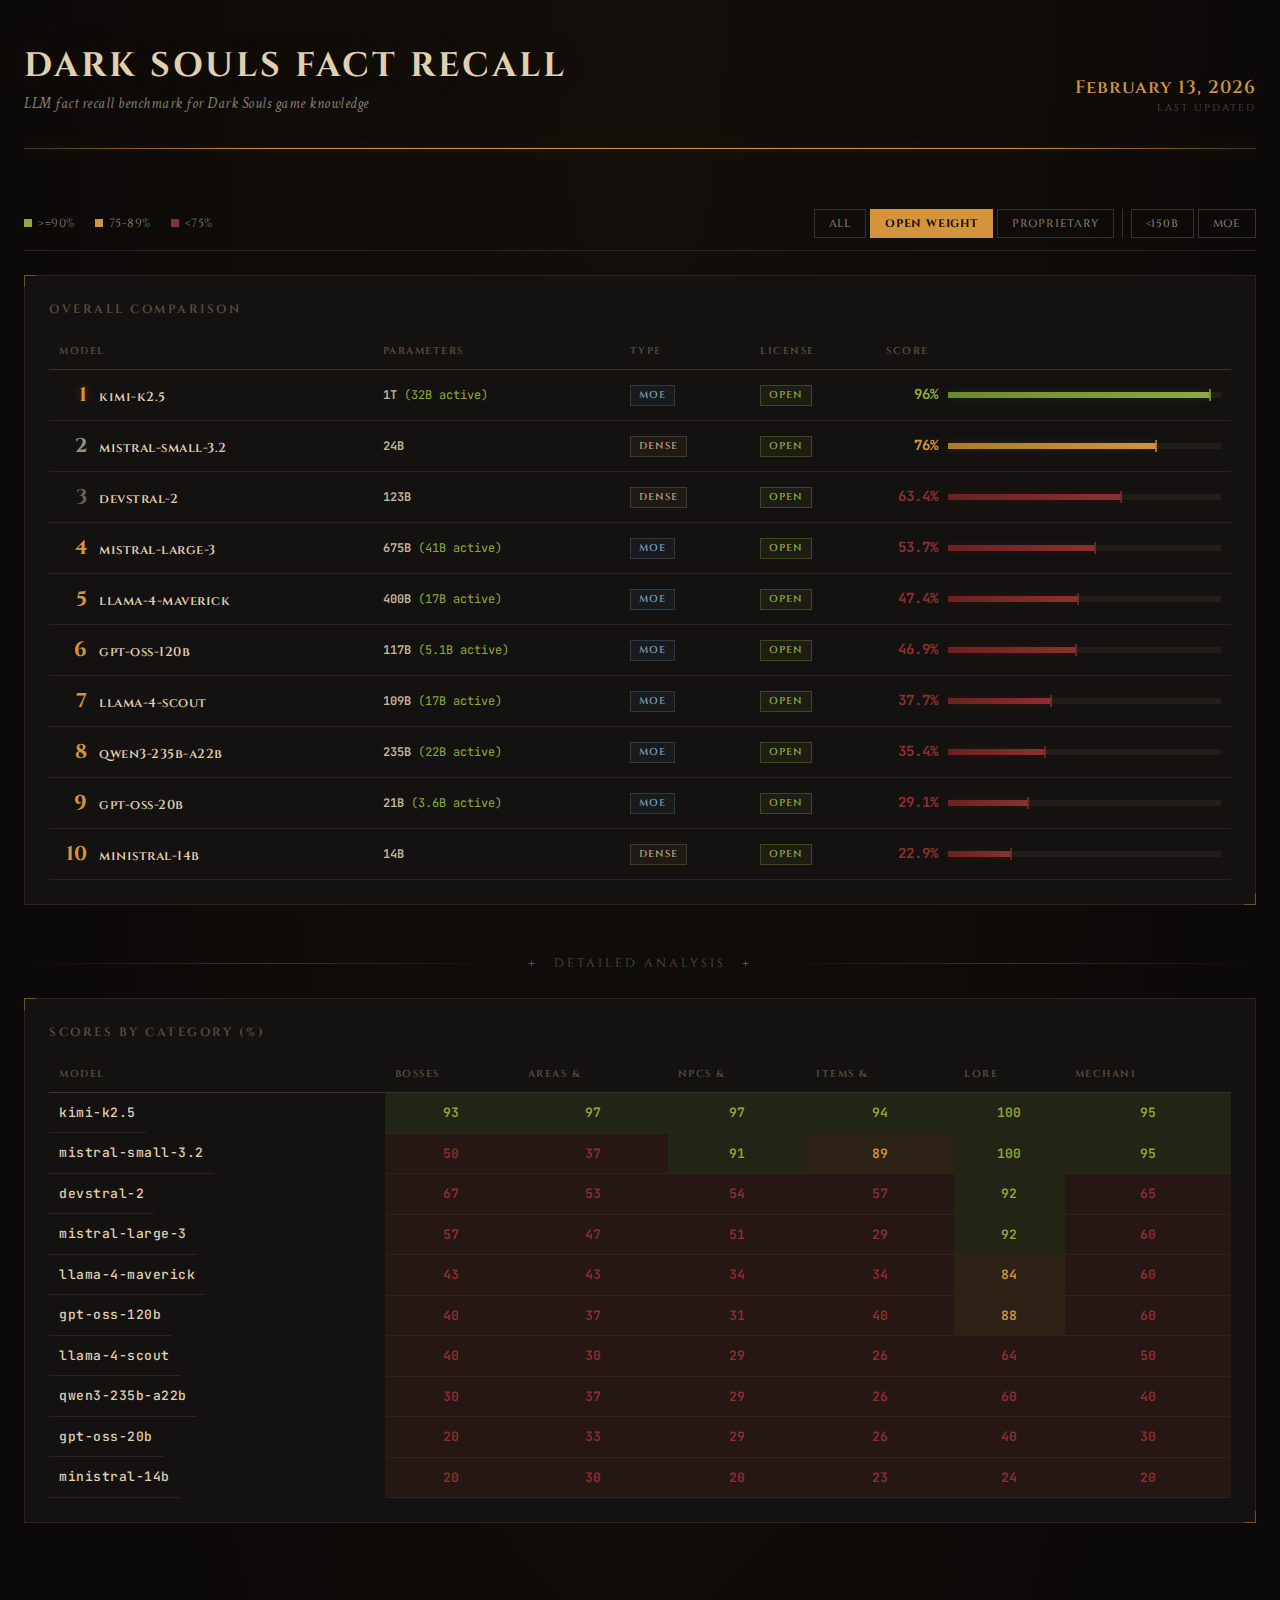
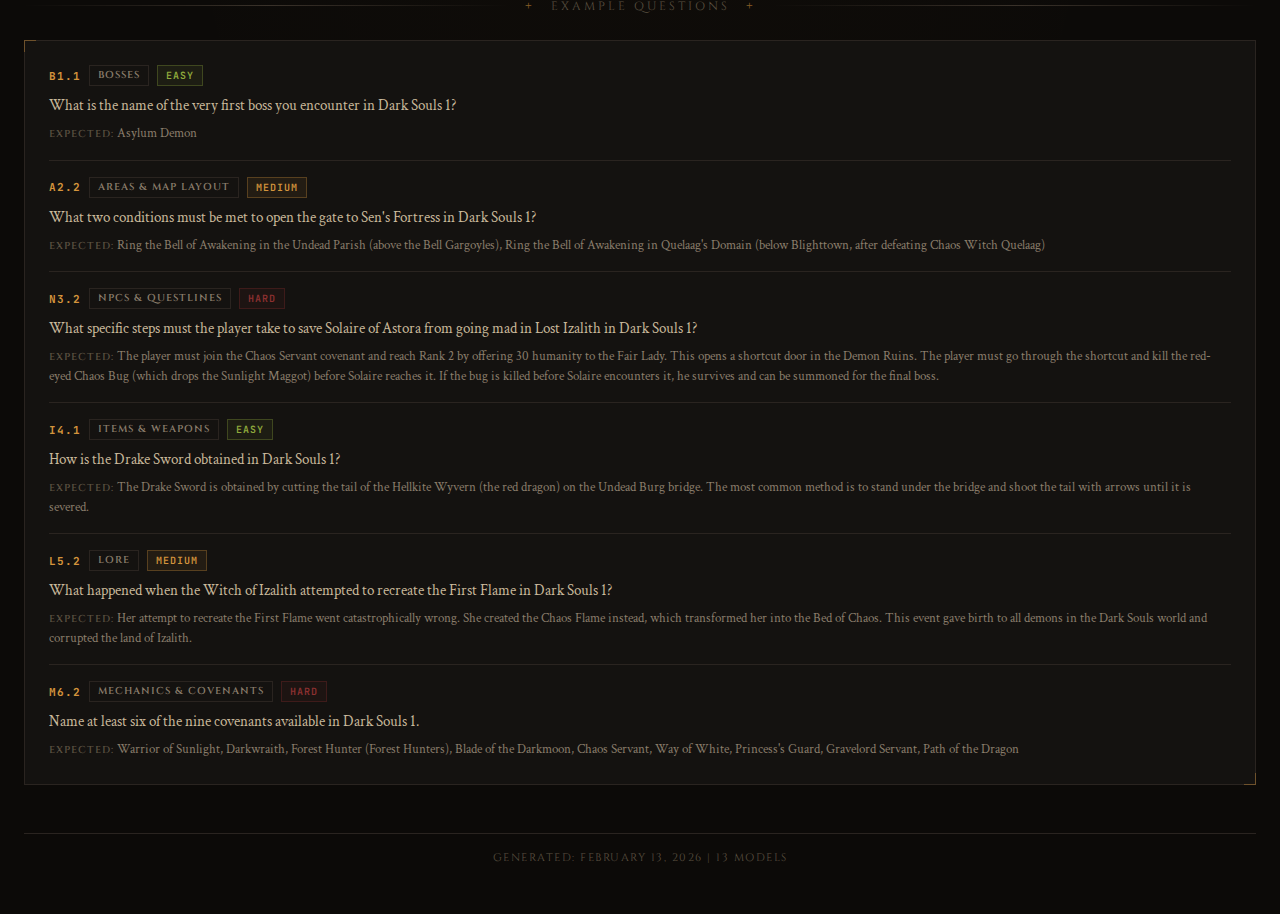
<file: static/dark-souls-benchmark/index.html>
<!DOCTYPE html>
<html lang="en">
<head>
    <meta charset="UTF-8">
    <meta name="viewport" content="width=device-width, initial-scale=1.0">
    <title>Dark Souls Fact Recall - LLM Benchmark Dashboard</title>
    <link rel="preconnect" href="https://fonts.googleapis.com">
    <link rel="preconnect" href="https://fonts.gstatic.com" crossorigin>
    <link href="https://fonts.googleapis.com/css2?family=Cinzel:wght@400;500;600;700;800;900&family=Crimson+Text:ital,wght@0,400;0,600;0,700;1,400&family=JetBrains+Mono:wght@400;600;700&display=swap" rel="stylesheet">
    <link rel="stylesheet" href="dashboard.css">
</head>
<body>
    <div class="container">
        <!-- Masthead -->
        <header class="masthead" data-animate>
            <div class="masthead-title">
                <h1>Dark Souls Fact Recall</h1>
                <p class="subtitle">LLM fact recall benchmark for Dark Souls game knowledge</p>
            </div>
            <div class="masthead-stats">
                <div class="masthead-stat">
                    <div class="stat-value">February 13, 2026</div>
                    <div class="stat-label">Last Updated</div>
                </div>
            </div>
        </header>

        <!-- Toolbar: Legend + Filters -->
        <div class="toolbar" data-animate>
            <div class="legend">
                <div class="legend-item"><div class="legend-dot" style="background:var(--green)"></div> >=90%</div>
                <div class="legend-item"><div class="legend-dot" style="background:var(--yellow)"></div> 75-89%</div>
                <div class="legend-item"><div class="legend-dot" style="background:var(--red)"></div> <75%</div>
            </div>
            <div class="filters">
                <button class="filter-btn" data-filter="all">All</button>
                <button class="filter-btn active" data-filter="open">Open Weight</button>
                <button class="filter-btn" data-filter="proprietary">Proprietary</button>
                <span class="filter-separator"></span>
                <button class="filter-btn size-filter" data-size="150" title="Only show models with <150B total parameters">&lt;150B</button>
                <button class="filter-btn type-filter" data-type="MoE" title="Only show Mixture-of-Experts models">MoE</button>
            </div>
        </div>

        <!-- Main Table -->
        <div class="card" data-animate>
            <h2>Overall Comparison</h2>
            <div class="table-wrap">
                <table>
                    <thead>
                        <tr>
                            <th>Model</th>
                            <th>Parameters</th>
                            <th>Type</th>
                            <th>License</th>
                            <th style="width:30%">Score</th>
                        </tr>
                    </thead>
                    <tbody id="model-table-body">
                        <!-- Generated dynamically -->
                    </tbody>
                </table>
            </div>
        </div>

        <!-- Section Divider -->
        <div class="section-divider" data-animate><span class="cross">+</span> Detailed Analysis <span class="cross">+</span></div>

        <div class="grid">
            <!-- Categories -->
            <div class="card" data-animate>
                <h2>Scores by Category (%)</h2>
                <div class="table-wrap">
                    <table class="category-table">
                        <thead>
                            <tr id="category-header">
                                <th>Model</th>
                                <!-- Category headers generated dynamically -->
                            </tr>
                        </thead>
                        <tbody id="category-table-body">
                            <!-- Generated dynamically -->
                        </tbody>
                    </table>
                </div>
            </div>

            <!-- Critical Questions -->
            <div class="card critical-section" data-animate>
                <h2>Critical Questions</h2>
                <div class="table-wrap">
                    <table>
                        <thead>
                            <tr id="critical-header">
                                <th>Model</th>
                                <!-- Critical question headers generated dynamically -->
                            </tr>
                        </thead>
                        <tbody id="critical-table-body">
                            <!-- Generated dynamically -->
                        </tbody>
                    </table>
                </div>
                <p class="critical-note">>=80% = PASS | <80% = FAIL</p>
            </div>
        </div>

        <!-- Example Questions -->
        <div class="section-divider" data-animate><span class="cross">+</span> Example Questions <span class="cross">+</span></div>

        <div class="card" data-animate>
            <div id="example-questions">
                <!-- Generated dynamically -->
            </div>
        </div>

        <p class="footer">Generated: February 13, 2026 | 13 Models</p>
    </div>

    <script src="data.js"></script>
    <script src="dashboard.js"></script>
</body>
</html>
</file>
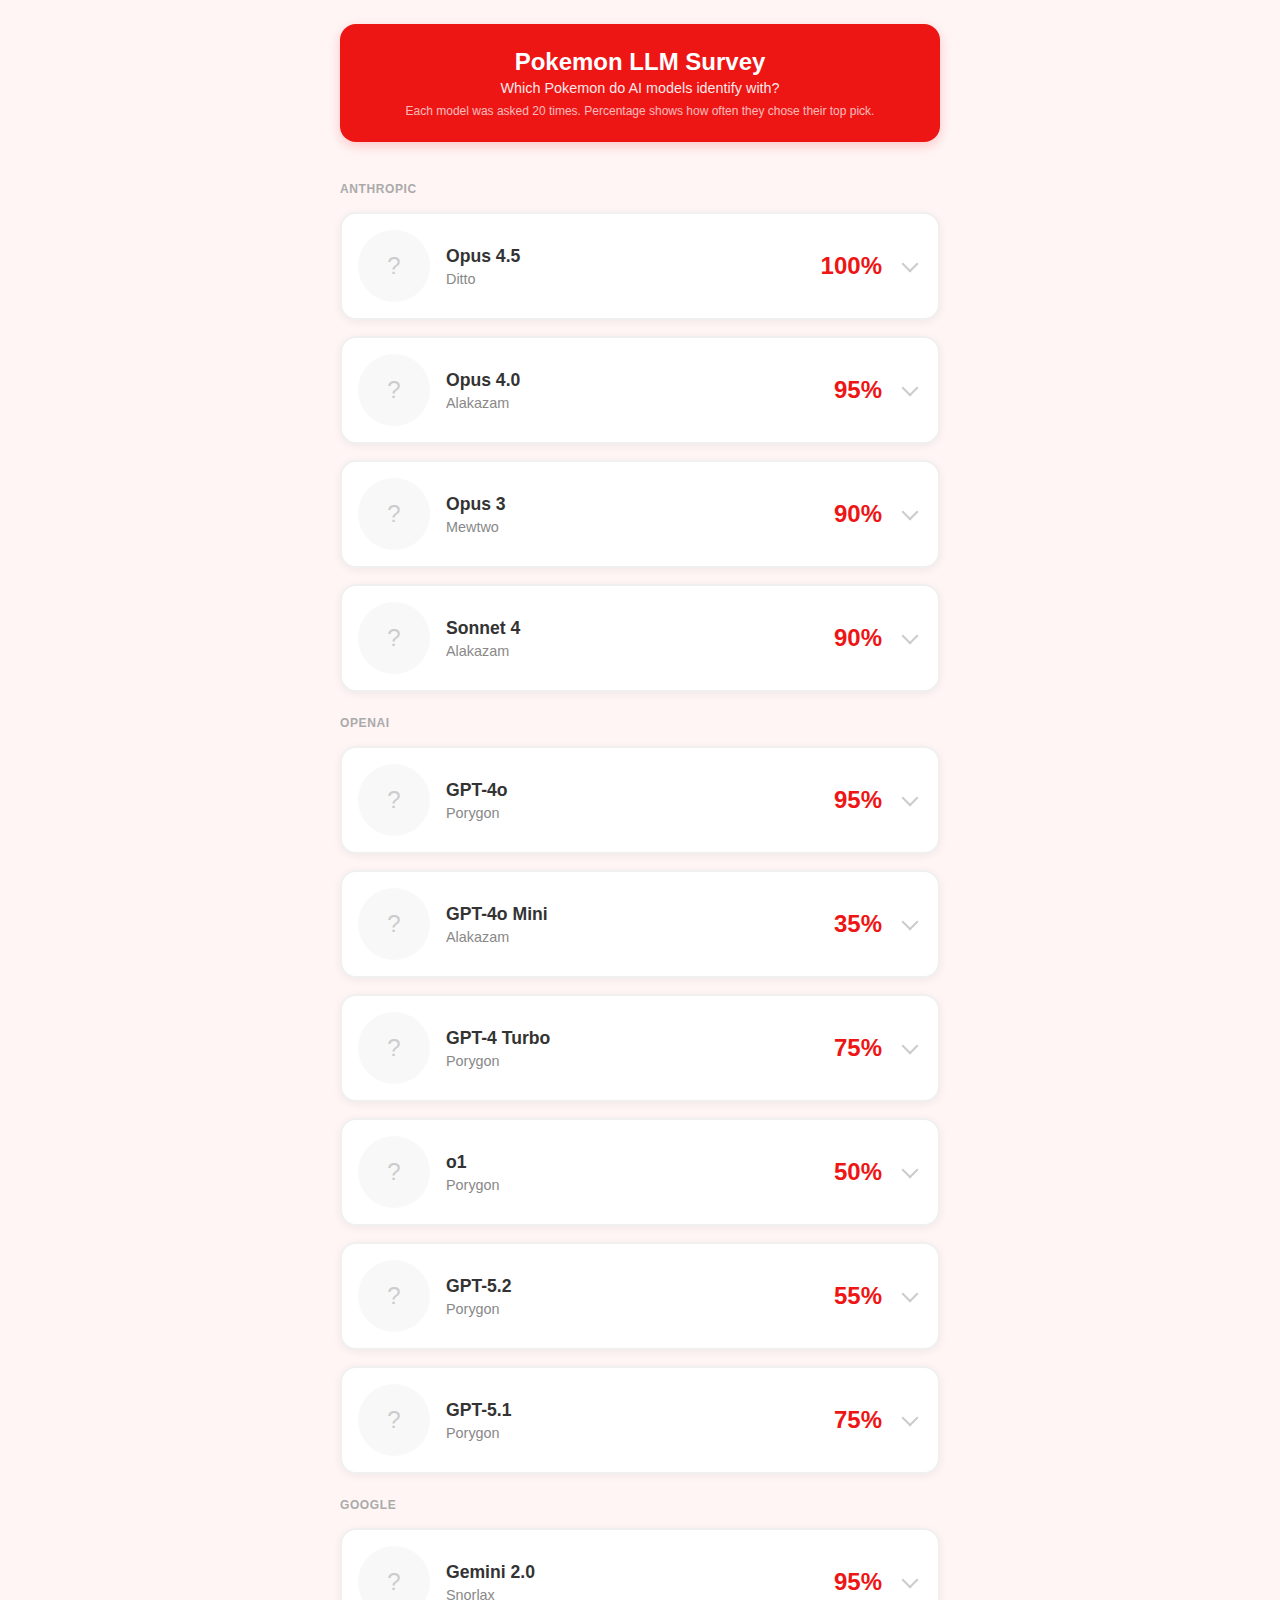
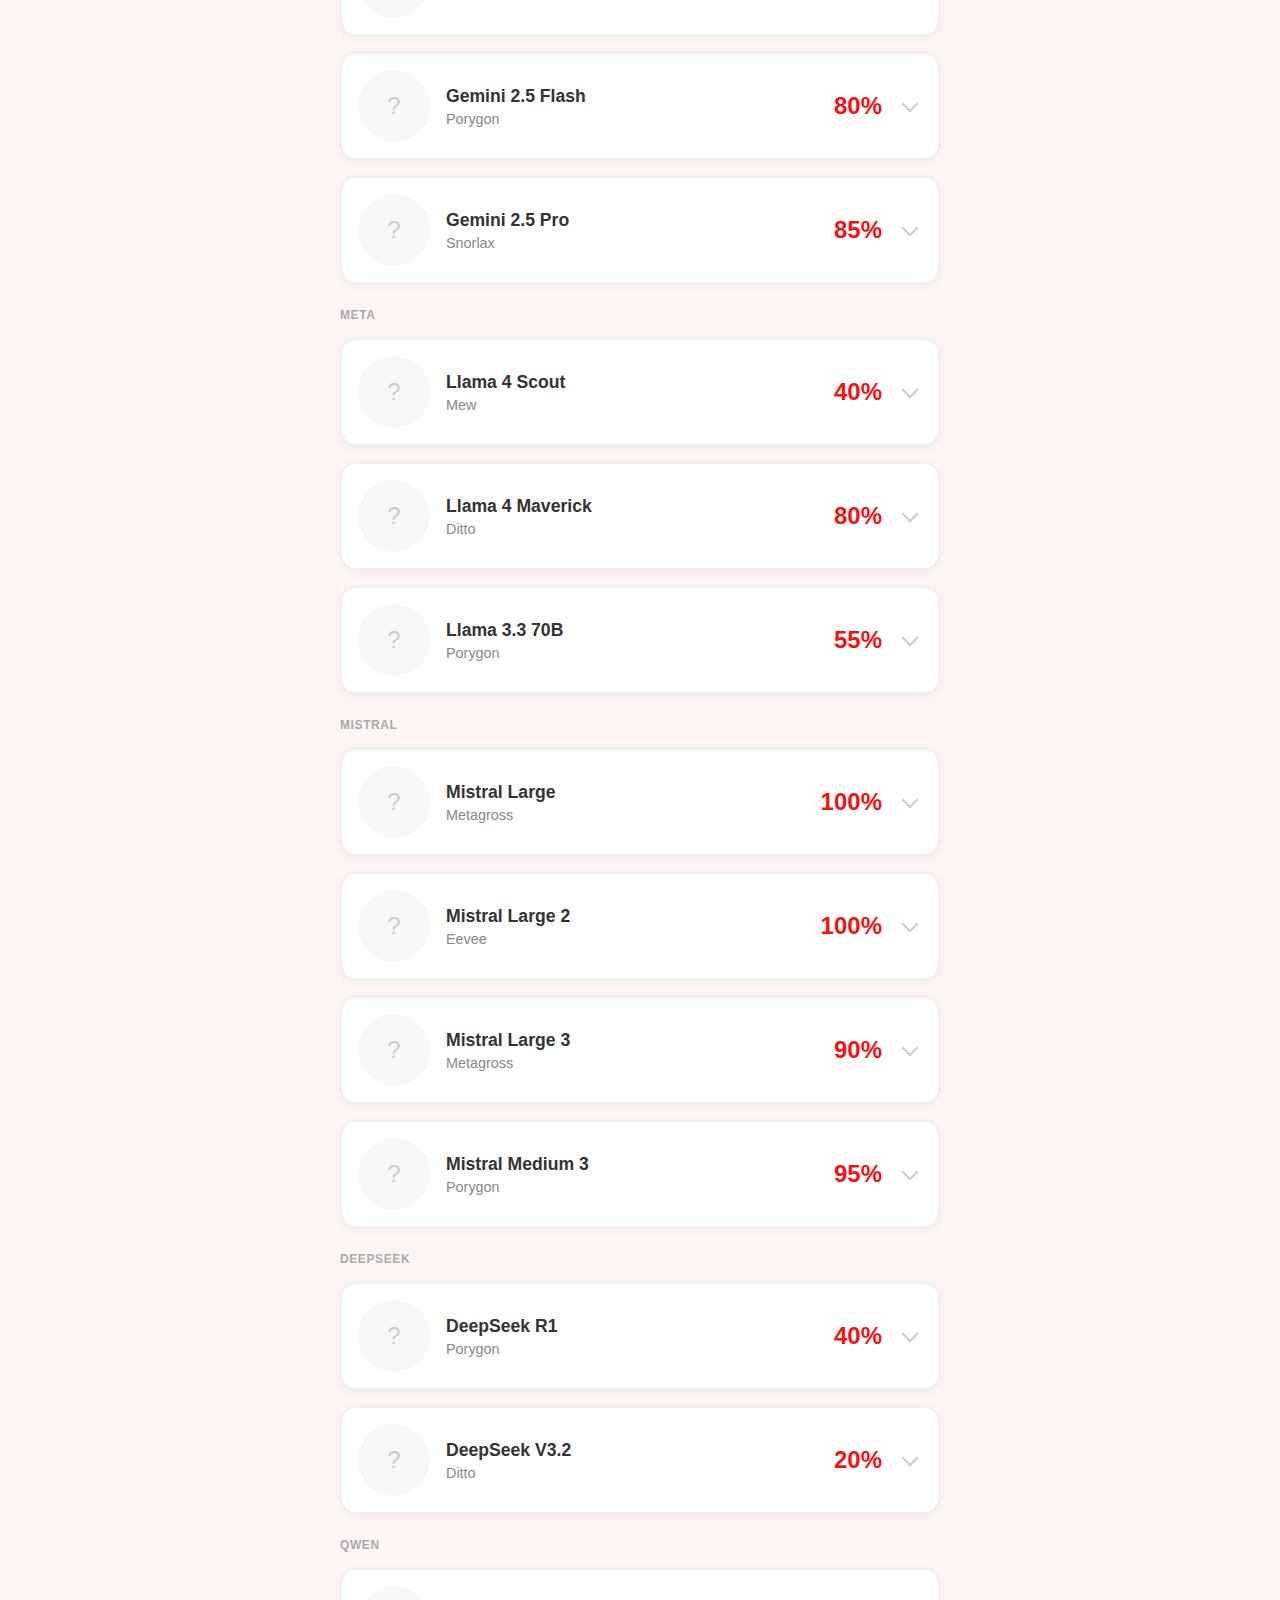
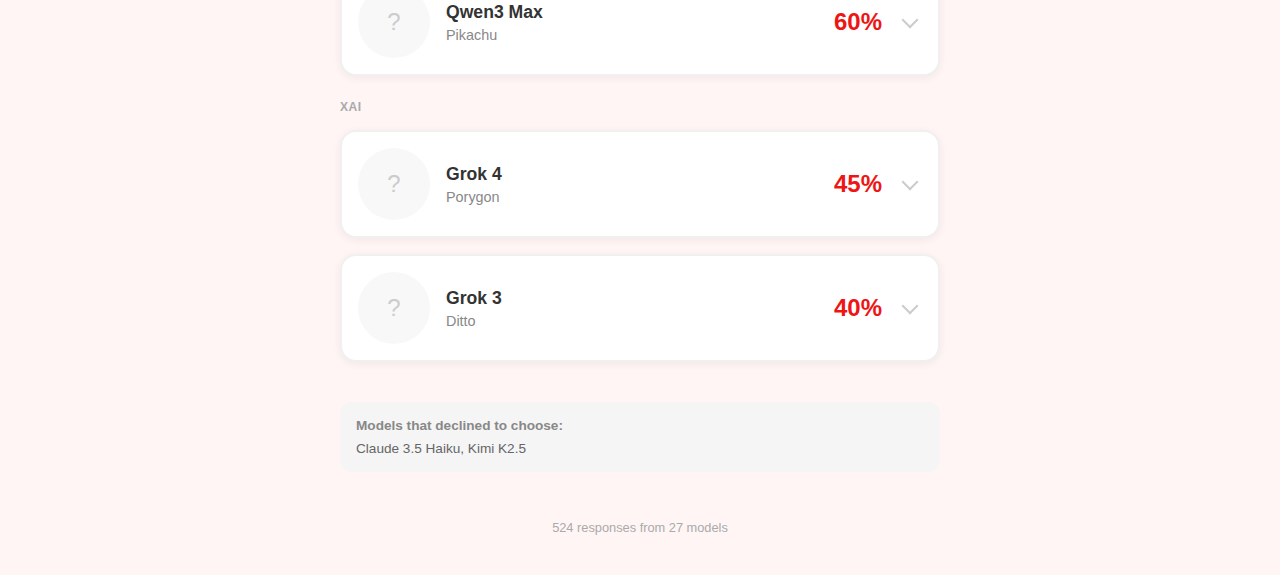
<file: static/pokemon-llm-survey/index.html>
<!DOCTYPE html>
<html lang="en">
<head>
    <meta charset="UTF-8">
    <meta name="viewport" content="width=device-width, initial-scale=1.0">
    <title>Pokemon LLM Survey</title>
    <style>
        * {
            box-sizing: border-box;
            margin: 0;
            padding: 0;
        }

        body {
            font-family: -apple-system, BlinkMacSystemFont, 'Segoe UI', Roboto, sans-serif;
            background: #fff5f5;
            color: #333;
            min-height: 100vh;
            padding: 1.5rem 1rem;
        }

        .container {
            max-width: 600px;
            margin: 0 auto;
        }

        header {
            text-align: center;
            margin-bottom: 2rem;
            padding: 1.5rem;
            background: #ee1515;
            border-radius: 1rem;
            color: white;
            box-shadow: 0 4px 12px rgba(238, 21, 21, 0.2);
        }

        h1 {
            font-size: 1.5rem;
            font-weight: 700;
            margin-bottom: 0.25rem;
        }

        .subtitle {
            font-size: 0.9rem;
            opacity: 0.9;
        }

        .note {
            font-size: 0.75rem;
            opacity: 0.7;
            margin-top: 0.5rem;
        }

        .refusals {
            background: #f5f5f5;
            border-radius: 0.75rem;
            padding: 1rem;
            margin-top: 1.5rem;
            font-size: 0.85rem;
            color: #666;
        }

        .refusals-title {
            font-weight: 600;
            color: #888;
            margin-bottom: 0.5rem;
        }

        .results {
            display: flex;
            flex-direction: column;
            gap: 1rem;
        }

        .model-row {
            background: white;
            border-radius: 1rem;
            padding: 1rem;
            box-shadow: 0 2px 8px rgba(0, 0, 0, 0.06);
            border: 2px solid #f0f0f0;
            cursor: pointer;
            transition: border-color 0.2s;
        }

        .model-row:hover {
            border-color: #ee1515;
        }

        .model-row-header {
            display: flex;
            align-items: center;
            gap: 1rem;
        }

        .model-row.expanded {
            border-color: #ee1515;
        }

        .explanations {
            display: none;
            margin-top: 1rem;
            padding-top: 1rem;
            border-top: 1px solid #f0f0f0;
        }

        .model-row.expanded .explanations {
            display: block;
        }

        .explanation {
            font-size: 0.85rem;
            color: #555;
            padding: 0.75rem;
            background: #fafafa;
            border-radius: 0.5rem;
            margin-bottom: 0.5rem;
            line-height: 1.5;
        }

        .explanation:last-child {
            margin-bottom: 0;
        }

        .chevron {
            width: 24px;
            height: 24px;
            display: flex;
            align-items: center;
            justify-content: center;
            color: #ccc;
            transition: transform 0.2s;
            flex-shrink: 0;
        }

        .chevron::before {
            content: '';
            width: 10px;
            height: 10px;
            border-right: 2px solid currentColor;
            border-bottom: 2px solid currentColor;
            transform: rotate(45deg);
            margin-top: -4px;
        }

        .model-row.expanded .chevron::before {
            transform: rotate(-135deg);
            margin-top: 4px;
        }

        .model-row:hover .chevron {
            color: #ee1515;
        }

        .sprite-container {
            width: 72px;
            height: 72px;
            background: #f8f8f8;
            border-radius: 50%;
            display: flex;
            align-items: center;
            justify-content: center;
            flex-shrink: 0;
        }

        .sprite {
            width: 64px;
            height: 64px;
            image-rendering: pixelated;
        }

        .info {
            flex: 1;
            min-width: 0;
        }

        .model-name {
            font-size: 1.1rem;
            font-weight: 600;
            color: #333;
            margin-bottom: 0.25rem;
        }

        .pokemon-name {
            font-size: 0.9rem;
            text-transform: capitalize;
            color: #888;
        }

        .percentage {
            font-size: 1.5rem;
            font-weight: 700;
            color: #ee1515;
            text-align: right;
        }

        .loading, .error {
            text-align: center;
            padding: 3rem 1rem;
            color: #888;
        }

        .provider-label {
            font-size: 0.75rem;
            font-weight: 600;
            text-transform: uppercase;
            letter-spacing: 0.05em;
            color: #aaa;
            margin-top: 0.5rem;
        }

        footer {
            text-align: center;
            margin-top: 2rem;
            padding: 1rem;
            font-size: 0.8rem;
            color: #aaa;
        }
    </style>
</head>
<body>
    <div class="container">
        <header>
            <h1>Pokemon LLM Survey</h1>
            <p class="subtitle">Which Pokemon do AI models identify with?</p>
            <p class="note">Each model was asked 20 times. Percentage shows how often they chose their top pick.</p>
        </header>

        <main class="results" id="results">
            <div class="loading">Loading...</div>
        </main>

        <footer id="footer"></footer>
    </div>

    <script>
        function escapeHtml(text) {
            const div = document.createElement('div');
            div.textContent = text;
            return div.innerHTML;
        }

        function renderMarkdown(text) {
            let html = escapeHtml(text);
            // Bold: **text** or __text__
            html = html.replace(/\*\*(.+?)\*\*/g, '<strong>$1</strong>');
            html = html.replace(/__(.+?)__/g, '<strong>$1</strong>');
            // Italic: *text* or _text_
            html = html.replace(/\*([^*]+)\*/g, '<em>$1</em>');
            html = html.replace(/_([^_]+)_/g, '<em>$1</em>');
            // Line breaks
            html = html.replace(/\n/g, '<br>');
            return html;
        }

        async function fetchSprite(name) {
            try {
                const res = await fetch(`https://pokeapi.co/api/v2/pokemon/${name.toLowerCase()}`);
                if (!res.ok) return null;
                const data = await res.json();
                return data.sprites.front_default;
            } catch {
                return null;
            }
        }

        async function load() {
            const results = document.getElementById('results');
            const footer = document.getElementById('footer');

            try {
                const res = await fetch('data.json');
                if (!res.ok) throw new Error('No data');
                const data = await res.json();

                if (!data.responses?.length) {
                    results.innerHTML = '<div class="loading">No data yet. Run collect.py first.</div>';
                    return;
                }

                // Aggregate by model
                const byModel = {};
                for (const r of data.responses) {
                    const name = r.model_name || r.model;
                    if (!byModel[name]) byModel[name] = { total: 0, pokemon: {} };
                    byModel[name].total++;
                    const p = r.pokemon || 'unknown';
                    byModel[name].pokemon[p] = (byModel[name].pokemon[p] || 0) + 1;
                }

                // Get top pokemon per model with provider and sample explanations
                const rows = [];
                const refusals = [];
                for (const [model, info] of Object.entries(byModel)) {
                    const sorted = Object.entries(info.pokemon).sort((a, b) => b[1] - a[1]);
                    const [topPokemon, count] = sorted[0];
                    const pct = Math.round((count / info.total) * 100);

                    // Track models that mostly refused
                    if (topPokemon === 'unknown') {
                        refusals.push(model);
                        continue;
                    }

                    // Get sample explanations (up to 3 responses for the top pokemon)
                    const explanations = data.responses
                        .filter(r => (r.model_name || r.model) === model && r.pokemon === topPokemon)
                        .slice(0, 3)
                        .map(r => r.raw_response);

                    const sample = data.responses.find(r => (r.model_name || r.model) === model);
                    const provider = sample?.provider || 'unknown';
                    rows.push({ model, pokemon: topPokemon, pct, total: info.total, provider, explanations });
                }

                // Detect lab from model name
                const labMap = {
                    'claude': 'Anthropic',
                    'opus': 'Anthropic',
                    'sonnet': 'Anthropic',
                    'haiku': 'Anthropic',
                    'gpt': 'OpenAI',
                    'o1': 'OpenAI',
                    'gemini': 'Google',
                    'mistral': 'Mistral',
                    'llama': 'Meta',
                    'deepseek': 'DeepSeek',
                    'qwen': 'Qwen',
                    'grok': 'xAI',
                    'kimi': 'Moonshot',
                };

                function getLab(modelName) {
                    const lower = modelName.toLowerCase();
                    for (const [key, lab] of Object.entries(labMap)) {
                        if (lower.includes(key)) return lab;
                    }
                    return 'Other';
                }

                // Group by lab
                const byLab = {};
                for (const row of rows) {
                    const lab = getLab(row.model);
                    if (!byLab[lab]) byLab[lab] = [];
                    byLab[lab].push(row);
                }

                // Lab order
                const labOrder = ['Anthropic', 'OpenAI', 'Google', 'Meta', 'Mistral', 'DeepSeek', 'Qwen', 'xAI', 'Moonshot', 'Other'];

                results.innerHTML = '';

                for (const lab of labOrder) {
                    const labRows = byLab[lab];
                    if (!labRows || labRows.length === 0) continue;

                    const label = document.createElement('div');
                    label.className = 'provider-label';
                    label.textContent = lab;
                    results.appendChild(label);

                    for (const row of labRows) {
                    const div = document.createElement('div');
                    div.className = 'model-row';

                    const explanationsHtml = row.explanations
                        .map(e => `<div class="explanation">${renderMarkdown(e)}</div>`)
                        .join('');

                    div.innerHTML = `
                        <div class="model-row-header">
                            <div class="sprite-container" data-pokemon="${row.pokemon}">
                                <div style="color:#ccc;font-size:1.5rem">?</div>
                            </div>
                            <div class="info">
                                <div class="model-name">${row.model}</div>
                                <div class="pokemon-name">${row.pokemon}</div>
                            </div>
                            <div class="percentage">${row.pct}%</div>
                            <div class="chevron"></div>
                        </div>
                        <div class="explanations">${explanationsHtml}</div>
                    `;

                    div.addEventListener('click', () => {
                        div.classList.toggle('expanded');
                    });

                    results.appendChild(div);

                    // Load sprite async
                    if (row.pokemon !== 'unknown') {
                        fetchSprite(row.pokemon).then(url => {
                            if (url) {
                                div.querySelector('.sprite-container').innerHTML =
                                    `<img class="sprite" src="${url}" alt="${row.pokemon}">`;
                            }
                        });
                    }
                    }
                }

                // Show models that refused
                if (refusals.length > 0) {
                    const refusalDiv = document.createElement('div');
                    refusalDiv.className = 'refusals';
                    refusalDiv.innerHTML = `
                        <div class="refusals-title">Models that declined to choose:</div>
                        ${refusals.join(', ')}
                    `;
                    results.appendChild(refusalDiv);
                }

                footer.textContent = `${data.responses.length} responses from ${Object.keys(byModel).length} models`;

            } catch (e) {
                results.innerHTML = '<div class="error">Could not load data.json</div>';
            }
        }

        load();
    </script>
</body>
</html>
</file>
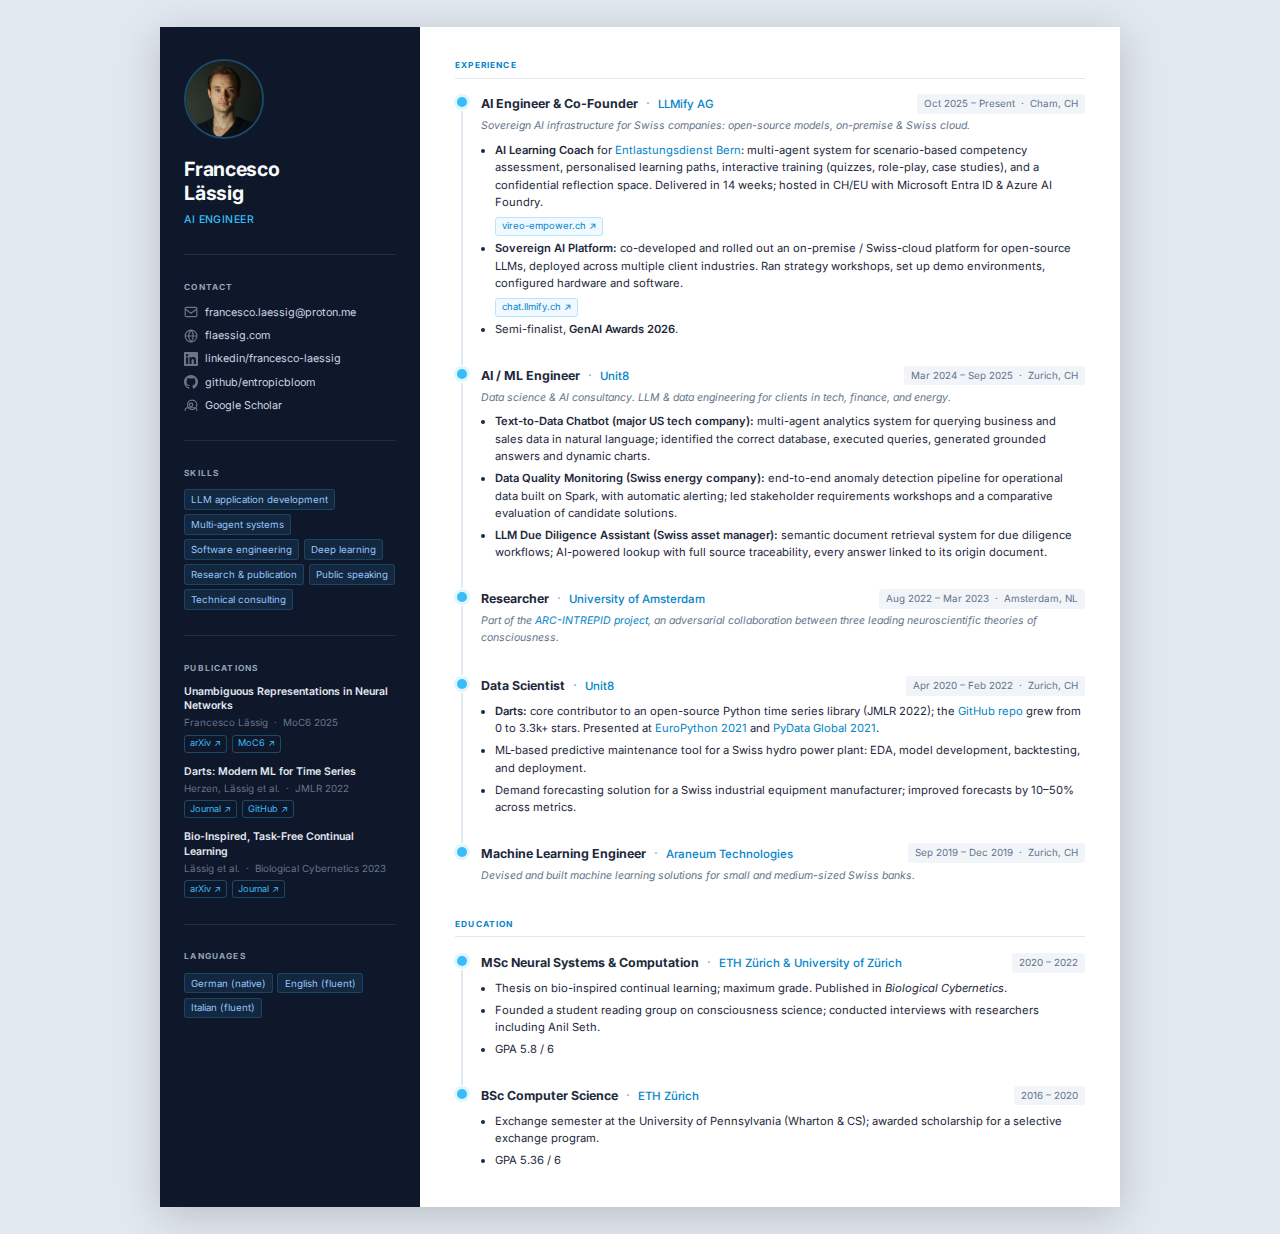
<file: static/cv-short.html>
<!DOCTYPE html>
<html lang="en">
<head>
  <meta charset="UTF-8" />
  <meta name="viewport" content="width=device-width, initial-scale=1.0" />
  <title>Francesco Lässig | CV (Short)</title>
  <link rel="preconnect" href="https://fonts.googleapis.com" />
  <link rel="preconnect" href="https://fonts.gstatic.com" crossorigin />
  <link href="https://fonts.googleapis.com/css2?family=Inter:wght@300;400;500;600;700&display=swap" rel="stylesheet" />
  <style>
    *, *::before, *::after { box-sizing: border-box; margin: 0; padding: 0; }

    :root {
      --sidebar-bg: #0f172a;
      --sidebar-text: #cbd5e1;
      --sidebar-muted: #64748b;
      --sidebar-heading: #94a3b8;
      --accent: #38bdf8;
      --accent-dark: #0284c7;
      --main-bg: #ffffff;
      --text: #1e293b;
      --text-muted: #64748b;
      --border: #e2e8f0;
      --timeline-dot: #38bdf8;
      --tag-bg: #f1f5f9;
      --tag-text: #475569;
    }

    html { font-size: 13.5px; }

    body {
      font-family: "Inter", "Helvetica Neue", sans-serif;
      background: #e2e8f0;
      color: var(--text);
      line-height: 1.6;
      -webkit-font-smoothing: antialiased;
    }

    /* ── LAYOUT ──────────────────────────────────────────── */
    .cv {
      display: grid;
      grid-template-columns: 260px 1fr;
      min-height: 100vh;
      max-width: 960px;
      margin: 2rem auto;
      box-shadow: 0 8px 40px rgba(0,0,0,0.18);
    }

    /* ── SIDEBAR ─────────────────────────────────────────── */
    .sidebar {
      background: var(--sidebar-bg);
      color: var(--sidebar-text);
      padding: 2.4rem 1.8rem;
      display: flex;
      flex-direction: column;
      gap: 0;
    }

    .sidebar > div, .sidebar > nav {
      padding: 1.9rem 0;
      border-bottom: 1px solid #1e2d40;
    }

    .sidebar > div:first-child { padding-top: 0; }
    .sidebar > div:last-child { border-bottom: none; }

    .sidebar-name {
      padding-bottom: 0;
    }

    .sidebar-name h1 {
      font-size: 1.45rem;
      font-weight: 700;
      color: #f8fafc;
      letter-spacing: -0.3px;
      line-height: 1.2;
    }

    .sidebar-name .tagline {
      margin-top: 0.5rem;
      font-size: 0.78rem;
      font-weight: 500;
      color: var(--accent);
      letter-spacing: 0.04em;
      text-transform: uppercase;
    }

    .sidebar-section-title {
      font-size: 0.62rem;
      font-weight: 700;
      letter-spacing: 0.14em;
      text-transform: uppercase;
      color: var(--sidebar-heading);
      margin-bottom: 0.7rem;
    }

    /* Contact */
    .contact-list { list-style: none; display: flex; flex-direction: column; gap: 0.45rem; }
    .contact-list li { font-size: 0.8rem; display: flex; align-items: center; gap: 0.5rem; }
    .contact-list a { color: var(--sidebar-text); text-decoration: none; }
    .contact-list a:hover { color: var(--accent); }

    .contact-icon {
      width: 14px;
      height: 14px;
      opacity: 0.5;
      flex-shrink: 0;
    }

    /* Skills */
    .skill-group { margin-bottom: 0.9rem; }
    .skill-group:last-child { margin-bottom: 0; }
    .skill-group-label {
      font-size: 0.72rem;
      font-weight: 600;
      color: #94a3b8;
      margin-bottom: 0.35rem;
    }
    .skill-tags { display: flex; flex-wrap: wrap; gap: 0.3rem; }
    .skill-tag {
      font-size: 0.72rem;
      background: rgba(56,189,248,0.1);
      color: #93c5fd;
      border: 1px solid rgba(56,189,248,0.2);
      border-radius: 3px;
      padding: 0.1rem 0.45rem;
    }

    /* Education sidebar */
    .edu-item { margin-bottom: 0.9rem; }
    .edu-item:last-child { margin-bottom: 0; }
    .edu-degree-s { font-size: 0.8rem; font-weight: 600; color: #e2e8f0; line-height: 1.3; }
    .edu-inst-s { font-size: 0.75rem; color: var(--sidebar-muted); margin-top: 0.1rem; }
    .edu-year-s { font-size: 0.7rem; color: var(--accent); margin-top: 0.1rem; }

    /* Interests */
    .interest-list { display: flex; flex-wrap: wrap; gap: 0.3rem; }
    .interest-tag {
      font-size: 0.72rem;
      background: rgba(255,255,255,0.05);
      color: var(--sidebar-muted);
      border: 1px solid rgba(255,255,255,0.08);
      border-radius: 3px;
      padding: 0.1rem 0.45rem;
    }

    /* ── MAIN ────────────────────────────────────────────── */
    .main {
      background: var(--main-bg);
      padding: 2.4rem 2.6rem;
      display: flex;
      flex-direction: column;
      gap: 2rem;
    }

    .main-section-title {
      font-size: 0.62rem;
      font-weight: 700;
      letter-spacing: 0.14em;
      text-transform: uppercase;
      color: var(--accent-dark);
      border-bottom: 1.5px solid var(--border);
      padding-bottom: 0.35rem;
      margin-bottom: 1.1rem;
    }

    /* ── TIMELINE ────────────────────────────────────────── */
    .timeline { display: flex; flex-direction: column; gap: 0; }

    .tl-entry {
      display: grid;
      grid-template-columns: 14px 1fr;
      gap: 0 0.9rem;
      position: relative;
    }

    .tl-spine {
      display: flex;
      flex-direction: column;
      align-items: center;
    }

    .tl-dot {
      width: 10px;
      height: 10px;
      border-radius: 50%;
      background: var(--timeline-dot);
      flex-shrink: 0;
      margin-top: 0.3rem;
      box-shadow: 0 0 0 3px rgba(56,189,248,0.15);
    }

    .tl-line {
      width: 1.5px;
      flex: 1;
      background: var(--border);
      margin-top: 4px;
    }

    .tl-entry:last-child .tl-line { display: none; }

    .tl-body { padding-bottom: 1.6rem; }
    .tl-entry:last-child .tl-body { padding-bottom: 0; }

    .tl-header {
      display: flex;
      justify-content: space-between;
      align-items: flex-start;
      gap: 0.5rem;
      flex-wrap: wrap;
    }

    .tl-title {
      font-size: 0.92rem;
      font-weight: 700;
      color: var(--text);
    }

    .tl-org {
      font-size: 0.85rem;
      font-weight: 500;
      color: var(--accent-dark);
    }

    .tl-org a { color: inherit; text-decoration: none; }
    .tl-org a:hover { text-decoration: underline; }

    .tl-period {
      font-size: 0.73rem;
      color: var(--text-muted);
      white-space: nowrap;
      background: var(--tag-bg);
      border-radius: 3px;
      padding: 0.15rem 0.5rem;
      flex-shrink: 0;
      margin-top: 0.05rem;
    }

    .tl-meta {
      font-size: 0.78rem;
      color: var(--text-muted);
      margin-top: 0.25rem;
      margin-bottom: 0.5rem;
      font-style: italic;
    }

    .tl-meta a { color: var(--accent-dark); text-decoration: none; }
    .tl-meta a:hover { text-decoration: underline; }

    ul.bullets { padding-left: 1rem; margin-top: 0.45rem; }
    ul.bullets li {
      font-size: 0.83rem;
      color: var(--text);
      margin-bottom: 0.35rem;
      line-height: 1.55;
    }
    ul.bullets li strong { color: var(--text); font-weight: 600; }
    ul.bullets li a { color: var(--accent-dark); text-decoration: none; }
    ul.bullets li a:hover { text-decoration: underline; }

    .chip {
      display: inline-block;
      font-size: 0.7rem;
      color: var(--accent-dark);
      border: 1px solid #bae6fd;
      background: #f0f9ff;
      border-radius: 3px;
      padding: 0.08rem 0.45rem;
      margin-top: 0.4rem;
      text-decoration: none;
    }
    .chip:hover { background: var(--accent-dark); color: #fff; border-color: var(--accent-dark); }

    /* ── PUBLICATIONS ────────────────────────────────────── */
    .pub-list { display: flex; flex-direction: column; gap: 0.9rem; }

    .pub-entry {
      padding-left: 0.8rem;
      border-left: 2px solid var(--border);
    }

    .pub-title { font-size: 0.86rem; font-weight: 600; color: var(--text); line-height: 1.4; }
    .pub-authors { font-size: 0.78rem; color: var(--text-muted); margin-top: 0.1rem; }
    .pub-venue { font-size: 0.78rem; color: var(--text-muted); font-style: italic; }

    .pub-links { margin-top: 0.3rem; display: flex; gap: 0.5rem; flex-wrap: wrap; }
    .pub-links a {
      font-size: 0.7rem;
      color: var(--accent-dark);
      border: 1px solid #bae6fd;
      background: #f0f9ff;
      border-radius: 3px;
      padding: 0.08rem 0.45rem;
      text-decoration: none;
    }
    .pub-links a:hover { background: var(--accent-dark); color: #fff; border-color: var(--accent-dark); }

    /* ── PROJECTS ────────────────────────────────────────── */
    .project-grid {
      display: grid;
      grid-template-columns: 1fr 1fr;
      gap: 0.7rem;
    }

    .project-card {
      border: 1px solid var(--border);
      border-radius: 6px;
      padding: 0.75rem 0.9rem;
      transition: border-color 0.15s, box-shadow 0.15s;
    }

    .project-card:hover {
      border-color: #bae6fd;
      box-shadow: 0 2px 8px rgba(56,189,248,0.1);
    }

    .project-name {
      font-size: 0.85rem;
      font-weight: 600;
      color: var(--text);
    }

    .project-desc {
      font-size: 0.78rem;
      color: var(--text-muted);
      margin-top: 0.25rem;
      line-height: 1.45;
    }

    .project-link-row { margin-top: 0.4rem; }
    .project-link-row a {
      font-size: 0.7rem;
      color: var(--accent-dark);
      text-decoration: none;
    }
    .project-link-row a:hover { text-decoration: underline; }

    /* ── PRINT ───────────────────────────────────────────── */
    @page { size: A4; margin: 0; }

    @media print {
      body { background: white; }
      .cv { margin: 0; box-shadow: none; max-width: 100%; min-height: 100vh; }
      .sidebar { padding: 1.3rem 1.2rem; print-color-adjust: exact; -webkit-print-color-adjust: exact; }
      .sidebar > div, .sidebar > nav { padding: 1.4rem 0; }
      .main { padding: 1.3rem 1.7rem; gap: 1.1rem; }
      .tl-body { padding-bottom: 0.75rem; }
      ul.bullets li { margin-bottom: 0.15rem; line-height: 1.45; }
      .tl-meta { margin-bottom: 0.3rem; }
      .chip { display: none; }
      .sidebar-name img { width: 64px; height: 64px; margin-bottom: 0.6rem; }
    }

    @media (max-width: 700px) {
      .cv { grid-template-columns: 1fr; }
      .sidebar { padding: 1.5rem; }
      .main { padding: 1.5rem; }
      .project-grid { grid-template-columns: 1fr; }
    }
  </style>
</head>
<body>
<div class="cv">

  <!-- ═══════════════════════════════════════════════════════
       SIDEBAR
  ════════════════════════════════════════════════════════ -->
  <aside class="sidebar">

    <!-- Name & tagline -->
    <div class="sidebar-name">
      <img src="profile-pic.jpeg" alt="Francesco Lässig" style="width:80px;height:80px;border-radius:50%;object-fit:cover;object-position:center top;margin-bottom:0.9rem;border:2px solid rgba(56,189,248,0.3);" />
      <h1>Francesco<br/>Lässig</h1>
      <div class="tagline">AI Engineer</div>
    </div>

    <!-- Contact -->
    <div>
      <div class="sidebar-section-title">Contact</div>
      <ul class="contact-list">
        <li>
          <svg class="contact-icon" viewBox="0 0 24 24" fill="none" stroke="currentColor" stroke-width="2"><rect x="2" y="4" width="20" height="16" rx="2"/><path d="m2 7 10 7 10-7"/></svg>
          <a href="mailto:francesco.laessig@proton.me">francesco.laessig@proton.me</a>
        </li>
        <li>
          <svg class="contact-icon" viewBox="0 0 24 24" fill="none" stroke="currentColor" stroke-width="2"><circle cx="12" cy="12" r="10"/><path d="M2 12h20M12 2a15 15 0 0 1 0 20M12 2a15 15 0 0 0 0 20"/></svg>
          <a href="https://flaessig.com" target="_blank">flaessig.com</a>
        </li>
        <li>
          <svg class="contact-icon" viewBox="0 0 24 24" fill="currentColor"><path d="M20.447 20.452h-3.554v-5.569c0-1.328-.027-3.037-1.852-3.037-1.853 0-2.136 1.445-2.136 2.939v5.667H9.351V9h3.414v1.561h.046c.477-.9 1.637-1.85 3.37-1.85 3.601 0 4.267 2.37 4.267 5.455v6.286zM5.337 7.433a2.062 2.062 0 0 1-2.063-2.065 2.064 2.064 0 1 1 2.063 2.065zm1.782 13.019H3.555V9h3.564v11.452zM22.225 0H1.771C.792 0 0 .774 0 1.729v20.542C0 23.227.792 24 1.771 24h20.451C23.2 24 24 23.227 24 22.271V1.729C24 .774 23.2 0 22.222 0h.003z"/></svg>
          <a href="https://www.linkedin.com/in/francesco-laessig/" target="_blank">linkedin/francesco-laessig</a>
        </li>
        <li>
          <svg class="contact-icon" viewBox="0 0 24 24" fill="currentColor"><path d="M12 0C5.374 0 0 5.373 0 12c0 5.302 3.438 9.8 8.207 11.387.599.111.793-.261.793-.577v-2.234c-3.338.726-4.033-1.416-4.033-1.416-.546-1.387-1.333-1.756-1.333-1.756-1.089-.745.083-.729.083-.729 1.205.084 1.839 1.237 1.839 1.237 1.07 1.834 2.807 1.304 3.492.997.107-.775.418-1.305.762-1.604-2.665-.305-5.467-1.334-5.467-5.931 0-1.311.469-2.381 1.236-3.221-.124-.303-.535-1.524.117-3.176 0 0 1.008-.322 3.301 1.23A11.509 11.509 0 0 1 12 5.803c1.02.005 2.047.138 3.006.404 2.291-1.552 3.297-1.23 3.297-1.23.653 1.653.242 2.874.118 3.176.77.84 1.235 1.911 1.235 3.221 0 4.609-2.807 5.624-5.479 5.921.43.372.823 1.102.823 2.222v3.293c0 .319.192.694.801.576C20.566 21.797 24 17.3 24 12c0-6.627-5.373-12-12-12z"/></svg>
          <a href="https://github.com/entropicbloom" target="_blank">github/entropicbloom</a>
        </li>
        <li>
          <svg class="contact-icon" viewBox="0 0 24 24" fill="none" stroke="currentColor" stroke-width="2"><path d="M22 10a8 8 0 1 1-16 0 8 8 0 0 1 16 0z"/><path d="M15 10a3 3 0 1 1-6 0 3 3 0 0 1 6 0z"/><path d="M22 20v-1a4 4 0 0 0-4-4H6a4 4 0 0 0-4 4v1"/></svg>
          <a href="https://scholar.google.com/citations?user=xyr8NGIAAAAJ" target="_blank">Google Scholar</a>
        </li>
      </ul>
    </div>

    <!-- Skills -->
    <div>
      <div class="sidebar-section-title">Skills</div>
      <div class="skill-tags" style="gap:0.35rem;">
        <span class="skill-tag">LLM application development</span>
        <span class="skill-tag">Multi-agent systems</span>
        <span class="skill-tag">Software engineering</span>
        <span class="skill-tag">Deep learning</span>
        <span class="skill-tag">Research &amp; publication</span>
        <span class="skill-tag">Public speaking</span>
        <span class="skill-tag">Technical consulting</span>
      </div>
    </div>


    <!-- Publications -->
    <div>
      <div class="sidebar-section-title">Publications</div>

      <div style="margin-bottom:0.9rem;">
        <div style="font-size:0.78rem;font-weight:600;color:#e2e8f0;line-height:1.4;">Unambiguous Representations in Neural Networks</div>
        <div style="font-size:0.73rem;color:var(--sidebar-muted);margin-top:0.1rem;">Francesco Lässig &nbsp;·&nbsp; MoC6 2025</div>
        <div style="margin-top:0.25rem;display:flex;gap:0.4rem;flex-wrap:wrap;">
          <a href="https://arxiv.org/abs/2512.11000" target="_blank" style="font-size:0.68rem;color:var(--accent);text-decoration:none;border:1px solid rgba(56,189,248,0.3);border-radius:3px;padding:0.05rem 0.35rem;">arXiv ↗</a>
          <a href="https://amcs-community.org/moc6-schedule-information/#abstract-36" target="_blank" style="font-size:0.68rem;color:var(--accent);text-decoration:none;border:1px solid rgba(56,189,248,0.3);border-radius:3px;padding:0.05rem 0.35rem;">MoC6 ↗</a>
        </div>
      </div>

      <div style="margin-bottom:0.9rem;">
        <div style="font-size:0.78rem;font-weight:600;color:#e2e8f0;line-height:1.4;">Darts: Modern ML for Time Series</div>
        <div style="font-size:0.73rem;color:var(--sidebar-muted);margin-top:0.1rem;">Herzen, Lässig et al. &nbsp;·&nbsp; JMLR 2022</div>
        <div style="margin-top:0.25rem;display:flex;gap:0.4rem;flex-wrap:wrap;">
          <a href="https://www.jmlr.org/papers/volume23/21-1177/21-1177.pdf" target="_blank" style="font-size:0.68rem;color:var(--accent);text-decoration:none;border:1px solid rgba(56,189,248,0.3);border-radius:3px;padding:0.05rem 0.35rem;">Journal ↗</a>
          <a href="https://github.com/unit8co/darts" target="_blank" style="font-size:0.68rem;color:var(--accent);text-decoration:none;border:1px solid rgba(56,189,248,0.3);border-radius:3px;padding:0.05rem 0.35rem;">GitHub ↗</a>
        </div>
      </div>

      <div>
        <div style="font-size:0.78rem;font-weight:600;color:#e2e8f0;line-height:1.4;">Bio-Inspired, Task-Free Continual Learning</div>
        <div style="font-size:0.73rem;color:var(--sidebar-muted);margin-top:0.1rem;">Lässig et al. &nbsp;·&nbsp; Biological Cybernetics 2023</div>
        <div style="margin-top:0.25rem;display:flex;gap:0.4rem;flex-wrap:wrap;">
          <a href="https://arxiv.org/abs/2212.04316" target="_blank" style="font-size:0.68rem;color:var(--accent);text-decoration:none;border:1px solid rgba(56,189,248,0.3);border-radius:3px;padding:0.05rem 0.35rem;">arXiv ↗</a>
          <a href="https://link.springer.com/article/10.1007/s00422-023-00973-w" target="_blank" style="font-size:0.68rem;color:var(--accent);text-decoration:none;border:1px solid rgba(56,189,248,0.3);border-radius:3px;padding:0.05rem 0.35rem;">Journal ↗</a>
        </div>
      </div>
    </div>

    <!-- Languages -->
    <div>
      <div class="sidebar-section-title">Languages</div>
      <div class="skill-group">
        <div class="skill-tags">
          <span class="skill-tag">German (native)</span>
          <span class="skill-tag">English (fluent)</span>
          <span class="skill-tag">Italian (fluent)</span>
        </div>
      </div>
    </div>

  </aside>

  <!-- ═══════════════════════════════════════════════════════
       MAIN CONTENT
  ════════════════════════════════════════════════════════ -->
  <main class="main">

    <!-- ── EXPERIENCE ──────────────────────────────────── -->
    <section>
      <div class="main-section-title">Experience</div>
      <div class="timeline">

        <!-- LLMify -->
        <div class="tl-entry">
          <div class="tl-spine"><div class="tl-dot"></div><div class="tl-line"></div></div>
          <div class="tl-body">
            <div class="tl-header">
              <div>
                <span class="tl-title">AI Engineer &amp; Co-Founder</span>
                <span style="color:#94a3b8;margin:0 0.3rem;">·</span>
                <span class="tl-org"><a href="https://llmify.ch" target="_blank">LLMify AG</a></span>
              </div>
              <span class="tl-period">Oct 2025 – Present &nbsp;·&nbsp; Cham, CH</span>
            </div>
            <div class="tl-meta">Sovereign AI infrastructure for Swiss companies: open-source models, on-premise &amp; Swiss cloud.</div>
            <ul class="bullets">
              <li>
                <strong>AI Learning Coach</strong> for
                <a href="https://vireo-empower.ch" target="_blank">Entlastungsdienst Bern</a>:
                multi-agent system for scenario-based competency assessment, personalised learning paths, interactive training (quizzes, role-play, case studies), and a confidential reflection space.
                Delivered in 14 weeks; hosted in CH/EU with Microsoft Entra ID &amp; Azure AI Foundry.
                <br/><a class="chip" href="https://vireo-empower.ch" target="_blank">vireo-empower.ch ↗</a>
              </li>
              <li>
                <strong>Sovereign AI Platform:</strong> co-developed and rolled out an on-premise / Swiss-cloud platform for open-source LLMs, deployed across multiple client industries.
                Ran strategy workshops, set up demo environments, configured hardware and software.
                <br/><a class="chip" href="https://chat.llmify.ch" target="_blank">chat.llmify.ch ↗</a>
              </li>
              <li>Semi-finalist, <a href="https://www.genaizurich.ch/award/gaz26--entlastungsdienst" target="_blank"><strong>GenAI Awards 2026</strong></a>.</li>
            </ul>
          </div>
        </div>

        <!-- Unit8 recent -->
        <div class="tl-entry">
          <div class="tl-spine"><div class="tl-dot"></div><div class="tl-line"></div></div>
          <div class="tl-body">
            <div class="tl-header">
              <div>
                <span class="tl-title">AI / ML Engineer</span>
                <span style="color:#94a3b8;margin:0 0.3rem;">·</span>
                <span class="tl-org"><a href="https://unit8.com" target="_blank">Unit8</a></span>
              </div>
              <span class="tl-period">Mar 2024 – Sep 2025 &nbsp;·&nbsp; Zurich, CH</span>
            </div>
            <div class="tl-meta">Data science &amp; AI consultancy. LLM &amp; data engineering for clients in tech, finance, and energy.</div>
            <ul class="bullets">
              <li><strong>Text-to-Data Chatbot (major US tech company):</strong> multi-agent analytics system for querying business and sales data in natural language; identified the correct database, executed queries, generated grounded answers and dynamic charts.</li>
              <li><strong>Data Quality Monitoring (Swiss energy company):</strong> end-to-end anomaly detection pipeline for operational data built on Spark, with automatic alerting; led stakeholder requirements workshops and a comparative evaluation of candidate solutions.</li>
              <li><strong>LLM Due Diligence Assistant (Swiss asset manager):</strong> semantic document retrieval system for due diligence workflows; AI-powered lookup with full source traceability, every answer linked to its origin document.</li>
            </ul>
          </div>
        </div>

        <!-- Amsterdam -->
        <div class="tl-entry">
          <div class="tl-spine"><div class="tl-dot"></div><div class="tl-line"></div></div>
          <div class="tl-body">
            <div class="tl-header">
              <div>
                <span class="tl-title">Researcher</span>
                <span style="color:#94a3b8;margin:0 0.3rem;">·</span>
                <span class="tl-org">University of Amsterdam</span>
              </div>
              <span class="tl-period">Aug 2022 – Mar 2023 &nbsp;·&nbsp; Amsterdam, NL</span>
            </div>
            <div class="tl-meta">
              Part of the <a href="https://arc-intrepid.com" target="_blank">ARC-INTREPID project</a>, an adversarial collaboration between three leading neuroscientific theories of consciousness.
            </div>
          </div>
        </div>

        <!-- Unit8 early -->
        <div class="tl-entry">
          <div class="tl-spine"><div class="tl-dot"></div><div class="tl-line"></div></div>
          <div class="tl-body">
            <div class="tl-header">
              <div>
                <span class="tl-title">Data Scientist</span>
                <span style="color:#94a3b8;margin:0 0.3rem;">·</span>
                <span class="tl-org"><a href="https://unit8.com" target="_blank">Unit8</a></span>
              </div>
              <span class="tl-period">Apr 2020 – Feb 2022 &nbsp;·&nbsp; Zurich, CH</span>
            </div>
            <ul class="bullets">
              <li><strong>Darts:</strong> core contributor to an open-source Python time series library (JMLR 2022); the <a href="https://github.com/unit8co/darts" target="_blank">GitHub repo</a> grew from 0 to 3.3k+ stars. Presented at <a href="https://www.youtube.com/watch?v=thg10qDqpRE" target="_blank">EuroPython 2021</a> and <a href="https://www.youtube.com/watch?v=Kf6b5falv0M" target="_blank">PyData Global 2021</a>.</li>
              <li>ML-based predictive maintenance tool for a Swiss hydro power plant: EDA, model development, backtesting, and deployment.</li>
              <li>Demand forecasting solution for a Swiss industrial equipment manufacturer; improved forecasts by 10–50% across metrics.</li>
            </ul>
          </div>
        </div>

        <!-- Araneum -->
        <div class="tl-entry">
          <div class="tl-spine"><div class="tl-dot"></div><div class="tl-line"></div></div>
          <div class="tl-body">
            <div class="tl-header">
              <div>
                <span class="tl-title">Machine Learning Engineer</span>
                <span style="color:#94a3b8;margin:0 0.3rem;">·</span>
                <span class="tl-org"><a href="https://www.araneum.ch" target="_blank">Araneum Technologies</a></span>
              </div>
              <span class="tl-period">Sep 2019 – Dec 2019 &nbsp;·&nbsp; Zurich, CH</span>
            </div>
            <div class="tl-meta">Devised and built machine learning solutions for small and medium-sized Swiss banks.</div>
          </div>
        </div>

      </div>
    </section>

    <!-- ── EDUCATION ────────────────────────────────────── -->
    <section>
      <div class="main-section-title">Education</div>
      <div class="timeline">

        <div class="tl-entry">
          <div class="tl-spine"><div class="tl-dot"></div><div class="tl-line"></div></div>
          <div class="tl-body">
            <div class="tl-header">
              <div>
                <span class="tl-title">MSc Neural Systems &amp; Computation</span>
                <span style="color:#94a3b8;margin:0 0.3rem;">·</span>
                <span class="tl-org">ETH Zürich &amp; University of Zürich</span>
              </div>
              <span class="tl-period">2020 – 2022</span>
            </div>
            <ul class="bullets">
              <li>Thesis on bio-inspired continual learning; maximum grade. Published in <em>Biological Cybernetics</em>.</li>
              <li>Founded a student reading group on consciousness science; conducted interviews with researchers including Anil Seth.</li>
              <li>GPA 5.8 / 6</li>
            </ul>
          </div>
        </div>

        <div class="tl-entry">
          <div class="tl-spine"><div class="tl-dot"></div><div class="tl-line"></div></div>
          <div class="tl-body">
            <div class="tl-header">
              <div>
                <span class="tl-title">BSc Computer Science</span>
                <span style="color:#94a3b8;margin:0 0.3rem;">·</span>
                <span class="tl-org">ETH Zürich</span>
              </div>
              <span class="tl-period">2016 – 2020</span>
            </div>
            <ul class="bullets">
              <li>Exchange semester at the University of Pennsylvania (Wharton &amp; CS); awarded scholarship for a selective exchange program.</li>
<li>GPA 5.36 / 6</li>
            </ul>
          </div>
        </div>

      </div>
    </section>

  </main>
</div>
</body>
</html>
</file>
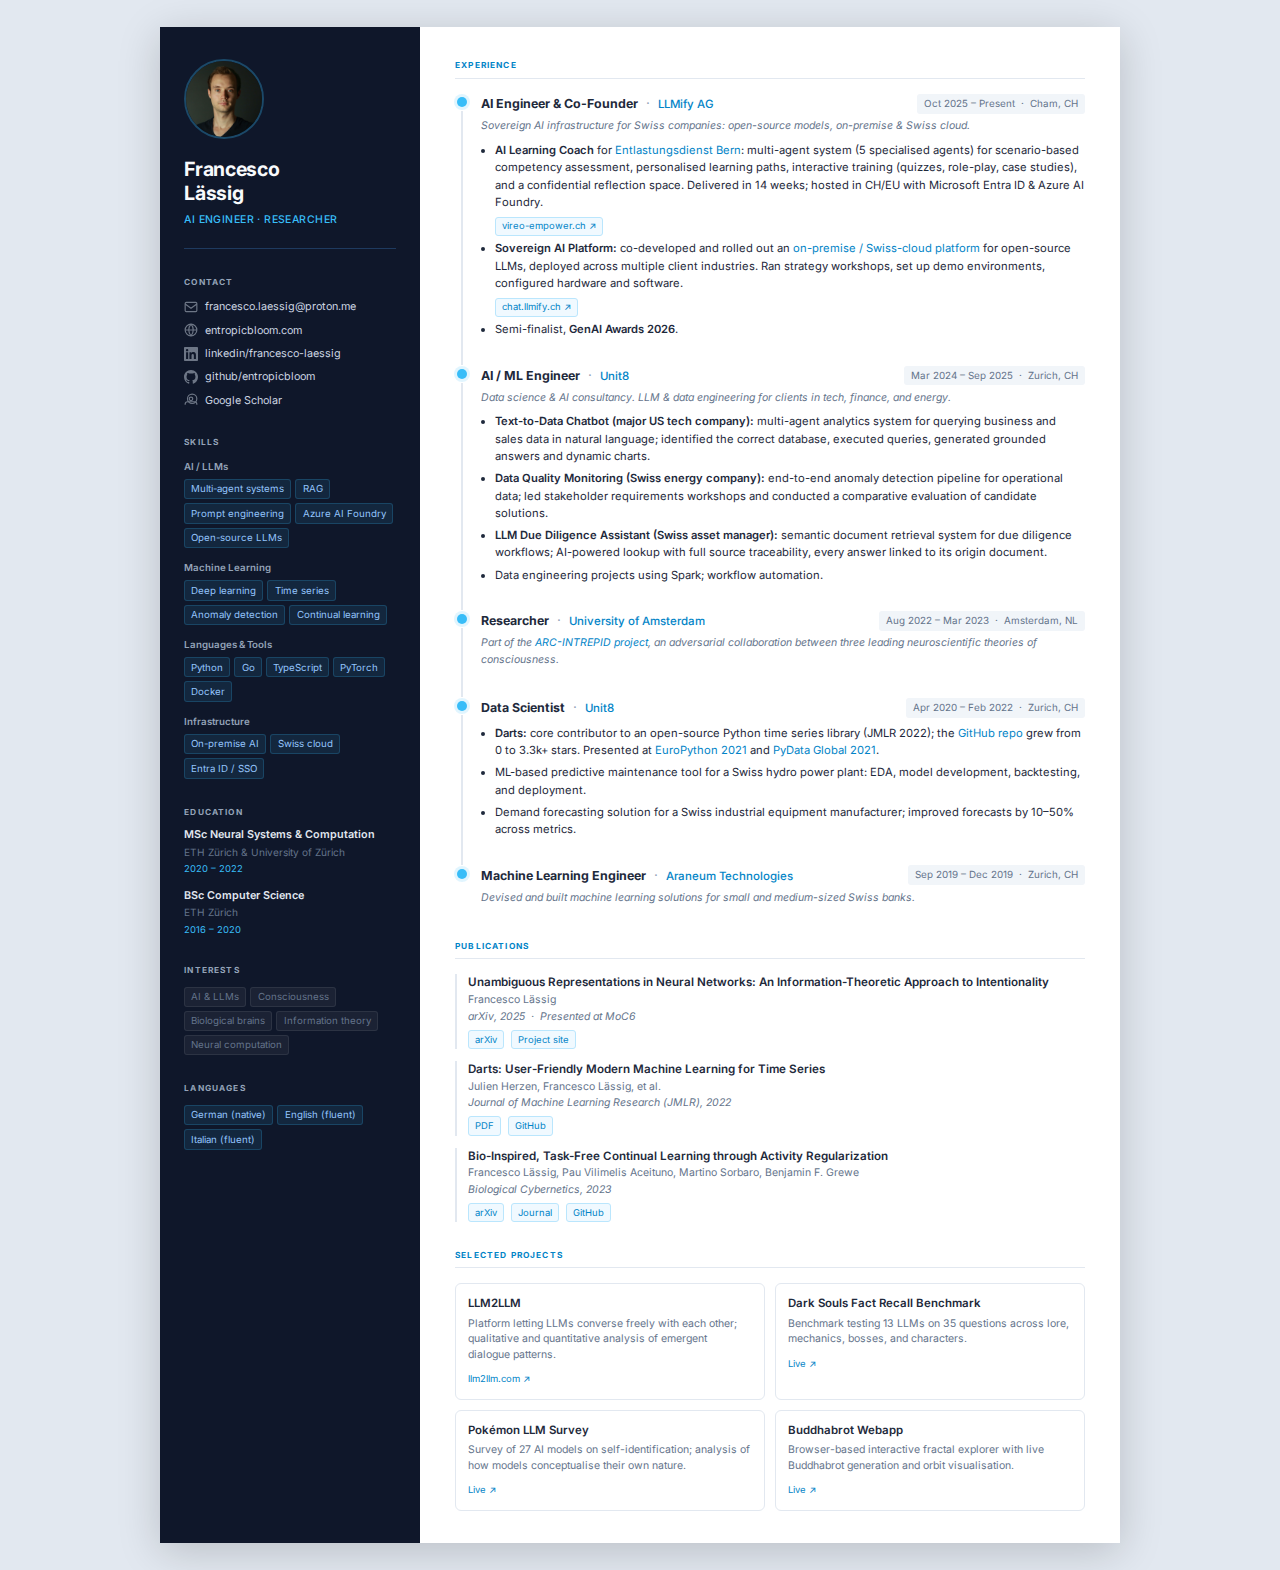
<file: static/cv.html>
<!DOCTYPE html>
<html lang="en">
<head>
  <meta charset="UTF-8" />
  <meta name="viewport" content="width=device-width, initial-scale=1.0" />
  <title>Francesco Lässig | CV</title>
  <link rel="preconnect" href="https://fonts.googleapis.com" />
  <link rel="preconnect" href="https://fonts.gstatic.com" crossorigin />
  <link href="https://fonts.googleapis.com/css2?family=Inter:wght@300;400;500;600;700&display=swap" rel="stylesheet" />
  <style>
    *, *::before, *::after { box-sizing: border-box; margin: 0; padding: 0; }

    :root {
      --sidebar-bg: #0f172a;
      --sidebar-text: #cbd5e1;
      --sidebar-muted: #64748b;
      --sidebar-heading: #94a3b8;
      --accent: #38bdf8;
      --accent-dark: #0284c7;
      --main-bg: #ffffff;
      --text: #1e293b;
      --text-muted: #64748b;
      --border: #e2e8f0;
      --timeline-dot: #38bdf8;
      --tag-bg: #f1f5f9;
      --tag-text: #475569;
    }

    html { font-size: 13.5px; }

    body {
      font-family: "Inter", "Helvetica Neue", sans-serif;
      background: #e2e8f0;
      color: var(--text);
      line-height: 1.6;
      -webkit-font-smoothing: antialiased;
    }

    /* ── LAYOUT ──────────────────────────────────────────── */
    .cv {
      display: grid;
      grid-template-columns: 260px 1fr;
      min-height: 100vh;
      max-width: 960px;
      margin: 2rem auto;
      box-shadow: 0 8px 40px rgba(0,0,0,0.18);
    }

    /* ── SIDEBAR ─────────────────────────────────────────── */
    .sidebar {
      background: var(--sidebar-bg);
      color: var(--sidebar-text);
      padding: 2.4rem 1.8rem;
      display: flex;
      flex-direction: column;
      gap: 2rem;
    }

    .sidebar-name {
      border-bottom: 1px solid #1e3a5f;
      padding-bottom: 1.4rem;
    }

    .sidebar-name h1 {
      font-size: 1.45rem;
      font-weight: 700;
      color: #f8fafc;
      letter-spacing: -0.3px;
      line-height: 1.2;
    }

    .sidebar-name .tagline {
      margin-top: 0.5rem;
      font-size: 0.78rem;
      font-weight: 500;
      color: var(--accent);
      letter-spacing: 0.04em;
      text-transform: uppercase;
    }

    .sidebar-section-title {
      font-size: 0.62rem;
      font-weight: 700;
      letter-spacing: 0.14em;
      text-transform: uppercase;
      color: var(--sidebar-heading);
      margin-bottom: 0.7rem;
    }

    /* Contact */
    .contact-list { list-style: none; display: flex; flex-direction: column; gap: 0.45rem; }
    .contact-list li { font-size: 0.8rem; display: flex; align-items: center; gap: 0.5rem; }
    .contact-list a { color: var(--sidebar-text); text-decoration: none; }
    .contact-list a:hover { color: var(--accent); }

    .contact-icon {
      width: 14px;
      height: 14px;
      opacity: 0.5;
      flex-shrink: 0;
    }

    /* Skills */
    .skill-group { margin-bottom: 0.9rem; }
    .skill-group:last-child { margin-bottom: 0; }
    .skill-group-label {
      font-size: 0.72rem;
      font-weight: 600;
      color: #94a3b8;
      margin-bottom: 0.35rem;
    }
    .skill-tags { display: flex; flex-wrap: wrap; gap: 0.3rem; }
    .skill-tag {
      font-size: 0.72rem;
      background: rgba(56,189,248,0.1);
      color: #93c5fd;
      border: 1px solid rgba(56,189,248,0.2);
      border-radius: 3px;
      padding: 0.1rem 0.45rem;
    }

    /* Education sidebar */
    .edu-item { margin-bottom: 0.9rem; }
    .edu-item:last-child { margin-bottom: 0; }
    .edu-degree-s { font-size: 0.8rem; font-weight: 600; color: #e2e8f0; line-height: 1.3; }
    .edu-inst-s { font-size: 0.75rem; color: var(--sidebar-muted); margin-top: 0.1rem; }
    .edu-year-s { font-size: 0.7rem; color: var(--accent); margin-top: 0.1rem; }

    /* Interests */
    .interest-list { display: flex; flex-wrap: wrap; gap: 0.3rem; }
    .interest-tag {
      font-size: 0.72rem;
      background: rgba(255,255,255,0.05);
      color: var(--sidebar-muted);
      border: 1px solid rgba(255,255,255,0.08);
      border-radius: 3px;
      padding: 0.1rem 0.45rem;
    }

    /* ── MAIN ────────────────────────────────────────────── */
    .main {
      background: var(--main-bg);
      padding: 2.4rem 2.6rem;
      display: flex;
      flex-direction: column;
      gap: 2rem;
    }

    .main-section-title {
      font-size: 0.62rem;
      font-weight: 700;
      letter-spacing: 0.14em;
      text-transform: uppercase;
      color: var(--accent-dark);
      border-bottom: 1.5px solid var(--border);
      padding-bottom: 0.35rem;
      margin-bottom: 1.1rem;
    }

    /* ── TIMELINE ────────────────────────────────────────── */
    .timeline { display: flex; flex-direction: column; gap: 0; }

    .tl-entry {
      display: grid;
      grid-template-columns: 14px 1fr;
      gap: 0 0.9rem;
      position: relative;
    }

    .tl-spine {
      display: flex;
      flex-direction: column;
      align-items: center;
    }

    .tl-dot {
      width: 10px;
      height: 10px;
      border-radius: 50%;
      background: var(--timeline-dot);
      flex-shrink: 0;
      margin-top: 0.3rem;
      box-shadow: 0 0 0 3px rgba(56,189,248,0.15);
    }

    .tl-line {
      width: 1.5px;
      flex: 1;
      background: var(--border);
      margin-top: 4px;
    }

    .tl-entry:last-child .tl-line { display: none; }

    .tl-body { padding-bottom: 1.6rem; }
    .tl-entry:last-child .tl-body { padding-bottom: 0; }

    .tl-header {
      display: flex;
      justify-content: space-between;
      align-items: flex-start;
      gap: 0.5rem;
      flex-wrap: wrap;
    }

    .tl-title {
      font-size: 0.92rem;
      font-weight: 700;
      color: var(--text);
    }

    .tl-org {
      font-size: 0.85rem;
      font-weight: 500;
      color: var(--accent-dark);
    }

    .tl-org a { color: inherit; text-decoration: none; }
    .tl-org a:hover { text-decoration: underline; }

    .tl-period {
      font-size: 0.73rem;
      color: var(--text-muted);
      white-space: nowrap;
      background: var(--tag-bg);
      border-radius: 3px;
      padding: 0.15rem 0.5rem;
      flex-shrink: 0;
      margin-top: 0.05rem;
    }

    .tl-meta {
      font-size: 0.78rem;
      color: var(--text-muted);
      margin-top: 0.25rem;
      margin-bottom: 0.5rem;
      font-style: italic;
    }

    .tl-meta a { color: var(--accent-dark); text-decoration: none; }
    .tl-meta a:hover { text-decoration: underline; }

    ul.bullets { padding-left: 1rem; margin-top: 0.45rem; }
    ul.bullets li {
      font-size: 0.83rem;
      color: var(--text);
      margin-bottom: 0.35rem;
      line-height: 1.55;
    }
    ul.bullets li strong { color: var(--text); font-weight: 600; }
    ul.bullets li a { color: var(--accent-dark); text-decoration: none; }
    ul.bullets li a:hover { text-decoration: underline; }

    .chip {
      display: inline-block;
      font-size: 0.7rem;
      color: var(--accent-dark);
      border: 1px solid #bae6fd;
      background: #f0f9ff;
      border-radius: 3px;
      padding: 0.08rem 0.45rem;
      margin-top: 0.4rem;
      text-decoration: none;
    }
    .chip:hover { background: var(--accent-dark); color: #fff; border-color: var(--accent-dark); }

    /* ── PUBLICATIONS ────────────────────────────────────── */
    .pub-list { display: flex; flex-direction: column; gap: 0.9rem; }

    .pub-entry {
      padding-left: 0.8rem;
      border-left: 2px solid var(--border);
    }

    .pub-title { font-size: 0.86rem; font-weight: 600; color: var(--text); line-height: 1.4; }
    .pub-authors { font-size: 0.78rem; color: var(--text-muted); margin-top: 0.1rem; }
    .pub-venue { font-size: 0.78rem; color: var(--text-muted); font-style: italic; }

    .pub-links { margin-top: 0.3rem; display: flex; gap: 0.5rem; flex-wrap: wrap; }
    .pub-links a {
      font-size: 0.7rem;
      color: var(--accent-dark);
      border: 1px solid #bae6fd;
      background: #f0f9ff;
      border-radius: 3px;
      padding: 0.08rem 0.45rem;
      text-decoration: none;
    }
    .pub-links a:hover { background: var(--accent-dark); color: #fff; border-color: var(--accent-dark); }

    /* ── PROJECTS ────────────────────────────────────────── */
    .project-grid {
      display: grid;
      grid-template-columns: 1fr 1fr;
      gap: 0.7rem;
    }

    .project-card {
      border: 1px solid var(--border);
      border-radius: 6px;
      padding: 0.75rem 0.9rem;
      transition: border-color 0.15s, box-shadow 0.15s;
    }

    .project-card:hover {
      border-color: #bae6fd;
      box-shadow: 0 2px 8px rgba(56,189,248,0.1);
    }

    .project-name {
      font-size: 0.85rem;
      font-weight: 600;
      color: var(--text);
    }

    .project-desc {
      font-size: 0.78rem;
      color: var(--text-muted);
      margin-top: 0.25rem;
      line-height: 1.45;
    }

    .project-link-row { margin-top: 0.4rem; }
    .project-link-row a {
      font-size: 0.7rem;
      color: var(--accent-dark);
      text-decoration: none;
    }
    .project-link-row a:hover { text-decoration: underline; }

    /* ── PRINT ───────────────────────────────────────────── */
    @media print {
      body { background: white; }
      .cv { margin: 0; box-shadow: none; max-width: 100%; }
      .sidebar { print-color-adjust: exact; -webkit-print-color-adjust: exact; }
    }

    @media (max-width: 700px) {
      .cv { grid-template-columns: 1fr; }
      .sidebar { padding: 1.5rem; }
      .main { padding: 1.5rem; }
      .project-grid { grid-template-columns: 1fr; }
    }
  </style>
</head>
<body>
<div class="cv">

  <!-- ═══════════════════════════════════════════════════════
       SIDEBAR
  ════════════════════════════════════════════════════════ -->
  <aside class="sidebar">

    <!-- Name & tagline -->
    <div class="sidebar-name">
      <img src="profile-pic.jpeg" alt="Francesco Lässig" style="width:80px;height:80px;border-radius:50%;object-fit:cover;object-position:center top;margin-bottom:0.9rem;border:2px solid rgba(56,189,248,0.3);" />
      <h1>Francesco<br/>Lässig</h1>
      <div class="tagline">AI Engineer · Researcher</div>
    </div>

    <!-- Contact -->
    <div>
      <div class="sidebar-section-title">Contact</div>
      <ul class="contact-list">
        <li>
          <svg class="contact-icon" viewBox="0 0 24 24" fill="none" stroke="currentColor" stroke-width="2"><rect x="2" y="4" width="20" height="16" rx="2"/><path d="m2 7 10 7 10-7"/></svg>
          <a href="mailto:francesco.laessig@proton.me">francesco.laessig@proton.me</a>
        </li>
        <li>
          <svg class="contact-icon" viewBox="0 0 24 24" fill="none" stroke="currentColor" stroke-width="2"><circle cx="12" cy="12" r="10"/><path d="M2 12h20M12 2a15 15 0 0 1 0 20M12 2a15 15 0 0 0 0 20"/></svg>
          <a href="https://entropicbloom.com" target="_blank">entropicbloom.com</a>
        </li>
        <li>
          <svg class="contact-icon" viewBox="0 0 24 24" fill="currentColor"><path d="M20.447 20.452h-3.554v-5.569c0-1.328-.027-3.037-1.852-3.037-1.853 0-2.136 1.445-2.136 2.939v5.667H9.351V9h3.414v1.561h.046c.477-.9 1.637-1.85 3.37-1.85 3.601 0 4.267 2.37 4.267 5.455v6.286zM5.337 7.433a2.062 2.062 0 0 1-2.063-2.065 2.064 2.064 0 1 1 2.063 2.065zm1.782 13.019H3.555V9h3.564v11.452zM22.225 0H1.771C.792 0 0 .774 0 1.729v20.542C0 23.227.792 24 1.771 24h20.451C23.2 24 24 23.227 24 22.271V1.729C24 .774 23.2 0 22.222 0h.003z"/></svg>
          <a href="https://www.linkedin.com/in/francesco-laessig/" target="_blank">linkedin/francesco-laessig</a>
        </li>
        <li>
          <svg class="contact-icon" viewBox="0 0 24 24" fill="currentColor"><path d="M12 0C5.374 0 0 5.373 0 12c0 5.302 3.438 9.8 8.207 11.387.599.111.793-.261.793-.577v-2.234c-3.338.726-4.033-1.416-4.033-1.416-.546-1.387-1.333-1.756-1.333-1.756-1.089-.745.083-.729.083-.729 1.205.084 1.839 1.237 1.839 1.237 1.07 1.834 2.807 1.304 3.492.997.107-.775.418-1.305.762-1.604-2.665-.305-5.467-1.334-5.467-5.931 0-1.311.469-2.381 1.236-3.221-.124-.303-.535-1.524.117-3.176 0 0 1.008-.322 3.301 1.23A11.509 11.509 0 0 1 12 5.803c1.02.005 2.047.138 3.006.404 2.291-1.552 3.297-1.23 3.297-1.23.653 1.653.242 2.874.118 3.176.77.84 1.235 1.911 1.235 3.221 0 4.609-2.807 5.624-5.479 5.921.43.372.823 1.102.823 2.222v3.293c0 .319.192.694.801.576C20.566 21.797 24 17.3 24 12c0-6.627-5.373-12-12-12z"/></svg>
          <a href="https://github.com/entropicbloom" target="_blank">github/entropicbloom</a>
        </li>
        <li>
          <svg class="contact-icon" viewBox="0 0 24 24" fill="none" stroke="currentColor" stroke-width="2"><path d="M22 10a8 8 0 1 1-16 0 8 8 0 0 1 16 0z"/><path d="M15 10a3 3 0 1 1-6 0 3 3 0 0 1 6 0z"/><path d="M22 20v-1a4 4 0 0 0-4-4H6a4 4 0 0 0-4 4v1"/></svg>
          <a href="https://scholar.google.com/citations?user=xyr8NGIAAAAJ" target="_blank">Google Scholar</a>
        </li>
      </ul>
    </div>

    <!-- Skills -->
    <div>
      <div class="sidebar-section-title">Skills</div>
      <div class="skill-group">
        <div class="skill-group-label">AI / LLMs</div>
        <div class="skill-tags">
          <span class="skill-tag">Multi-agent systems</span>
          <span class="skill-tag">RAG</span>
          <span class="skill-tag">Prompt engineering</span>
          <span class="skill-tag">Azure AI Foundry</span>
          <span class="skill-tag">Open-source LLMs</span>
        </div>
      </div>
      <div class="skill-group">
        <div class="skill-group-label">Machine Learning</div>
        <div class="skill-tags">
          <span class="skill-tag">Deep learning</span>
          <span class="skill-tag">Time series</span>
          <span class="skill-tag">Anomaly detection</span>
          <span class="skill-tag">Continual learning</span>
        </div>
      </div>
      <div class="skill-group">
        <div class="skill-group-label">Languages & Tools</div>
        <div class="skill-tags">
          <span class="skill-tag">Python</span>
          <span class="skill-tag">Go</span>
          <span class="skill-tag">TypeScript</span>
          <span class="skill-tag">PyTorch</span>
          <span class="skill-tag">Docker</span>
        </div>
      </div>
      <div class="skill-group">
        <div class="skill-group-label">Infrastructure</div>
        <div class="skill-tags">
          <span class="skill-tag">On-premise AI</span>
          <span class="skill-tag">Swiss cloud</span>
          <span class="skill-tag">Entra ID / SSO</span>
        </div>
      </div>
    </div>

    <!-- Education -->
    <div>
      <div class="sidebar-section-title">Education</div>
      <div class="edu-item">
        <div class="edu-degree-s">MSc Neural Systems &amp; Computation</div>
        <div class="edu-inst-s">ETH Zürich &amp; University of Zürich</div>
        <div class="edu-year-s">2020 – 2022</div>
      </div>
      <div class="edu-item">
        <div class="edu-degree-s">BSc Computer Science</div>
        <div class="edu-inst-s">ETH Zürich</div>
        <div class="edu-year-s">2016 – 2020</div>
      </div>
    </div>

    <!-- Interests -->
    <div>
      <div class="sidebar-section-title">Interests</div>
      <div class="interest-list">
        <span class="interest-tag">AI &amp; LLMs</span>
        <span class="interest-tag">Consciousness</span>
        <span class="interest-tag">Biological brains</span>
        <span class="interest-tag">Information theory</span>
        <span class="interest-tag">Neural computation</span>
      </div>
    </div>

    <!-- Languages -->
    <div>
      <div class="sidebar-section-title">Languages</div>
      <div class="skill-group">
        <div class="skill-tags">
          <span class="skill-tag">German (native)</span>
          <span class="skill-tag">English (fluent)</span>
          <span class="skill-tag">Italian (fluent)</span>
        </div>
      </div>
    </div>

  </aside>

  <!-- ═══════════════════════════════════════════════════════
       MAIN CONTENT
  ════════════════════════════════════════════════════════ -->
  <main class="main">

    <!-- ── EXPERIENCE ──────────────────────────────────── -->
    <section>
      <div class="main-section-title">Experience</div>
      <div class="timeline">

        <!-- LLMify -->
        <div class="tl-entry">
          <div class="tl-spine"><div class="tl-dot"></div><div class="tl-line"></div></div>
          <div class="tl-body">
            <div class="tl-header">
              <div>
                <span class="tl-title">AI Engineer &amp; Co-Founder</span>
                <span style="color:#94a3b8;margin:0 0.3rem;">·</span>
                <span class="tl-org"><a href="https://llmify.ch" target="_blank">LLMify AG</a></span>
              </div>
              <span class="tl-period">Oct 2025 – Present &nbsp;·&nbsp; Cham, CH</span>
            </div>
            <div class="tl-meta">Sovereign AI infrastructure for Swiss companies: open-source models, on-premise &amp; Swiss cloud.</div>
            <ul class="bullets">
              <li>
                <strong>AI Learning Coach</strong> for
                <a href="https://vireo-empower.ch" target="_blank">Entlastungsdienst Bern</a>:
                multi-agent system (5 specialised agents) for scenario-based competency assessment, personalised learning paths, interactive training (quizzes, role-play, case studies), and a confidential reflection space.
                Delivered in 14 weeks; hosted in CH/EU with Microsoft Entra ID &amp; Azure AI Foundry.
                <br/><a class="chip" href="https://vireo-empower.ch" target="_blank">vireo-empower.ch ↗</a>
              </li>
              <li>
                <strong>Sovereign AI Platform:</strong> co-developed and rolled out an
                <a href="https://llmify.ch/insights/on-premise-ki-treuhand/" target="_blank">on-premise / Swiss-cloud platform</a>
                for open-source LLMs, deployed across multiple client industries.
                Ran strategy workshops, set up demo environments, configured hardware and software.
                <br/><a class="chip" href="https://chat.llmify.ch" target="_blank">chat.llmify.ch ↗</a>
              </li>
              <li>Semi-finalist, <a href="https://www.genaizurich.ch/award/gaz26--entlastungsdienst" target="_blank"><strong>GenAI Awards 2026</strong></a>.</li>
            </ul>
          </div>
        </div>

        <!-- Unit8 recent -->
        <div class="tl-entry">
          <div class="tl-spine"><div class="tl-dot"></div><div class="tl-line"></div></div>
          <div class="tl-body">
            <div class="tl-header">
              <div>
                <span class="tl-title">AI / ML Engineer</span>
                <span style="color:#94a3b8;margin:0 0.3rem;">·</span>
                <span class="tl-org"><a href="https://unit8.com" target="_blank">Unit8</a></span>
              </div>
              <span class="tl-period">Mar 2024 – Sep 2025 &nbsp;·&nbsp; Zurich, CH</span>
            </div>
            <div class="tl-meta">Data science &amp; AI consultancy. LLM &amp; data engineering for clients in tech, finance, and energy.</div>
            <ul class="bullets">
              <li><strong>Text-to-Data Chatbot (major US tech company):</strong> multi-agent analytics system for querying business and sales data in natural language; identified the correct database, executed queries, generated grounded answers and dynamic charts.</li>
              <li><strong>Data Quality Monitoring (Swiss energy company):</strong> end-to-end anomaly detection pipeline for operational data; led stakeholder requirements workshops and conducted a comparative evaluation of candidate solutions.</li>
              <li><strong>LLM Due Diligence Assistant (Swiss asset manager):</strong> semantic document retrieval system for due diligence workflows; AI-powered lookup with full source traceability, every answer linked to its origin document.</li>
              <li>Data engineering projects using Spark; workflow automation.</li>
            </ul>
          </div>
        </div>

        <!-- Amsterdam -->
        <div class="tl-entry">
          <div class="tl-spine"><div class="tl-dot"></div><div class="tl-line"></div></div>
          <div class="tl-body">
            <div class="tl-header">
              <div>
                <span class="tl-title">Researcher</span>
                <span style="color:#94a3b8;margin:0 0.3rem;">·</span>
                <span class="tl-org">University of Amsterdam</span>
              </div>
              <span class="tl-period">Aug 2022 – Mar 2023 &nbsp;·&nbsp; Amsterdam, NL</span>
            </div>
            <div class="tl-meta">
              Part of the <a href="https://arc-intrepid.com" target="_blank">ARC-INTREPID project</a>, an adversarial collaboration between three leading neuroscientific theories of consciousness.
            </div>
          </div>
        </div>

        <!-- Unit8 early -->
        <div class="tl-entry">
          <div class="tl-spine"><div class="tl-dot"></div><div class="tl-line"></div></div>
          <div class="tl-body">
            <div class="tl-header">
              <div>
                <span class="tl-title">Data Scientist</span>
                <span style="color:#94a3b8;margin:0 0.3rem;">·</span>
                <span class="tl-org"><a href="https://unit8.com" target="_blank">Unit8</a></span>
              </div>
              <span class="tl-period">Apr 2020 – Feb 2022 &nbsp;·&nbsp; Zurich, CH</span>
            </div>
            <ul class="bullets">
              <li><strong>Darts:</strong> core contributor to an open-source Python time series library (JMLR 2022); the <a href="https://github.com/unit8co/darts" target="_blank">GitHub repo</a> grew from 0 to 3.3k+ stars. Presented at <a href="https://www.youtube.com/watch?v=thg10qDqpRE" target="_blank">EuroPython 2021</a> and <a href="https://www.youtube.com/watch?v=Kf6b5falv0M" target="_blank">PyData Global 2021</a>.</li>
              <li>ML-based predictive maintenance tool for a Swiss hydro power plant: EDA, model development, backtesting, and deployment.</li>
              <li>Demand forecasting solution for a Swiss industrial equipment manufacturer; improved forecasts by 10–50% across metrics.</li>
            </ul>
          </div>
        </div>

        <!-- Araneum -->
        <div class="tl-entry">
          <div class="tl-spine"><div class="tl-dot"></div><div class="tl-line"></div></div>
          <div class="tl-body">
            <div class="tl-header">
              <div>
                <span class="tl-title">Machine Learning Engineer</span>
                <span style="color:#94a3b8;margin:0 0.3rem;">·</span>
                <span class="tl-org"><a href="https://www.araneum.ch" target="_blank">Araneum Technologies</a></span>
              </div>
              <span class="tl-period">Sep 2019 – Dec 2019 &nbsp;·&nbsp; Zurich, CH</span>
            </div>
            <div class="tl-meta">Devised and built machine learning solutions for small and medium-sized Swiss banks.</div>
          </div>
        </div>

      </div>
    </section>

    <!-- ── PUBLICATIONS ─────────────────────────────────── -->
    <section>
      <div class="main-section-title">Publications</div>
      <div class="pub-list">

        <div class="pub-entry">
          <div class="pub-title">Unambiguous Representations in Neural Networks: An Information-Theoretic Approach to Intentionality</div>
          <div class="pub-authors">Francesco Lässig</div>
          <div class="pub-venue">arXiv, 2025 &nbsp;·&nbsp; Presented at MoC6</div>
          <div class="pub-links">
            <a href="https://arxiv.org/abs/2512.11000" target="_blank">arXiv</a>
            <a href="https://consciousness-is-unambiguous.com/" target="_blank">Project site</a>
          </div>
        </div>

        <div class="pub-entry">
          <div class="pub-title">Darts: User-Friendly Modern Machine Learning for Time Series</div>
          <div class="pub-authors">Julien Herzen, Francesco Lässig, et al.</div>
          <div class="pub-venue">Journal of Machine Learning Research (JMLR), 2022</div>
          <div class="pub-links">
            <a href="https://www.jmlr.org/papers/volume23/21-1177/21-1177.pdf" target="_blank">PDF</a>
            <a href="https://github.com/unit8co/darts" target="_blank">GitHub</a>
          </div>
        </div>

        <div class="pub-entry">
          <div class="pub-title">Bio-Inspired, Task-Free Continual Learning through Activity Regularization</div>
          <div class="pub-authors">Francesco Lässig, Pau Vilimelis Aceituno, Martino Sorbaro, Benjamin F. Grewe</div>
          <div class="pub-venue">Biological Cybernetics, 2023</div>
          <div class="pub-links">
            <a href="https://arxiv.org/abs/2212.04316" target="_blank">arXiv</a>
            <a href="https://link.springer.com/article/10.1007/s00422-023-00973-w" target="_blank">Journal</a>
            <a href="https://github.com/entropicbloom/bio-inspired-continual-learning" target="_blank">GitHub</a>
          </div>
        </div>

      </div>
    </section>

    <!-- ── SELECTED PROJECTS ────────────────────────────── -->
    <section>
      <div class="main-section-title">Selected Projects</div>
      <div class="project-grid">

        <div class="project-card">
          <div class="project-name">LLM2LLM</div>
          <div class="project-desc">Platform letting LLMs converse freely with each other; qualitative and quantitative analysis of emergent dialogue patterns.</div>
          <div class="project-link-row"><a href="https://llm2llm.com" target="_blank">llm2llm.com ↗</a></div>
        </div>

        <div class="project-card">
          <div class="project-name">Dark Souls Fact Recall Benchmark</div>
          <div class="project-desc">Benchmark testing 13 LLMs on 35 questions across lore, mechanics, bosses, and characters.</div>
          <div class="project-link-row"><a href="/dark-souls-benchmark/" target="_blank">Live ↗</a></div>
        </div>

        <div class="project-card">
          <div class="project-name">Pokémon LLM Survey</div>
          <div class="project-desc">Survey of 27 AI models on self-identification; analysis of how models conceptualise their own nature.</div>
          <div class="project-link-row"><a href="/pokemon-llm-survey/" target="_blank">Live ↗</a></div>
        </div>

        <div class="project-card">
          <div class="project-name">Buddhabrot Webapp</div>
          <div class="project-desc">Browser-based interactive fractal explorer with live Buddhabrot generation and orbit visualisation.</div>
          <div class="project-link-row"><a href="https://entropicbloom.github.io/buddhabrot" target="_blank">Live ↗</a></div>
        </div>

      </div>
    </section>

  </main>
</div>
</body>
</html>
</file>
<file: static/dark-souls-benchmark/dashboard.css>
/* ═══════════════════════════════════════════════════════════════
   DARK SOULS — LLM Benchmark Dashboard
   Praise the Sun. Prepare to compare.
   ═══════════════════════════════════════════════════════════════ */

:root {
    /* Abyss — deep background tones */
    --bg: #0c0a08;
    --bg-card: #141210;
    --bg-card-alt: #1a1714;
    --bg-hover: #1e1a16;
    --bg-input: #100e0c;

    /* Ash and Bone — text hierarchy */
    --text: #c8b89a;
    --text-muted: #8a7d6b;
    --text-dim: #5a5040;
    --text-heading: #e0d0b0;

    /* Bonfire — primary accent (the warm glow of rest) */
    --ember: #d4943c;
    --ember-dim: rgba(212, 148, 60, 0.12);
    --ember-glow: rgba(212, 148, 60, 0.3);

    /* Souls — score colors */
    --green: #8faa3c;
    --green-dim: rgba(143, 170, 60, 0.12);
    --yellow: #d4943c;
    --yellow-dim: rgba(212, 148, 60, 0.12);
    --red: #8c3030;
    --red-dim: rgba(140, 48, 48, 0.15);

    /* Stone and Iron — borders */
    --border: #2a2420;
    --border-strong: #3a322a;

    /* Spacing */
    --gap: 24px;
    --section-gap: 48px;

    /* Typography */
    --font-heading: 'Cinzel', 'Palatino Linotype', 'Book Antiqua', serif;
    --font-body: 'Crimson Text', 'Palatino Linotype', Georgia, serif;
    --font-mono: 'JetBrains Mono', 'SF Mono', 'Fira Code', monospace;
}

/* ─── Reset ─── */
*, *::before, *::after { box-sizing: border-box; margin: 0; padding: 0; }

/* ─── Base ─── */
body {
    font-family: var(--font-body);
    background: var(--bg);
    color: var(--text);
    padding: 0;
    line-height: 1.5;
    font-size: 16px;
    -webkit-font-smoothing: antialiased;
    -moz-osx-font-smoothing: grayscale;
    /* Subtle bonfire glow from top center */
    background-image:
        radial-gradient(ellipse at 50% 0%, rgba(212, 148, 60, 0.03) 0%, transparent 70%);
}

.container {
    max-width: 1320px;
    margin: 0 auto;
    padding: 0 var(--gap) var(--section-gap);
}

/* ─── Masthead ─── */
.masthead {
    display: flex;
    justify-content: space-between;
    align-items: flex-end;
    padding: 48px 0 32px;
    margin-bottom: var(--section-gap);
    border-bottom: 1px solid var(--border-strong);
    position: relative;
}

/* Ornamental ember line with glow */
.masthead::before {
    content: '';
    position: absolute;
    bottom: -1px;
    left: 0;
    right: 0;
    height: 1px;
    background: linear-gradient(90deg,
        transparent 0%,
        var(--ember) 20%,
        var(--ember) 80%,
        transparent 100%);
    box-shadow: 0 0 12px var(--ember-glow), 0 0 4px var(--ember-dim);
}

.masthead-title {
    flex: 1;
}

.masthead-title h1 {
    font-family: var(--font-heading);
    font-size: 34px;
    font-weight: 700;
    color: var(--text-heading);
    letter-spacing: 3px;
    text-transform: uppercase;
    line-height: 1.1;
    margin-bottom: 8px;
    text-shadow: 0 0 40px rgba(212, 148, 60, 0.15);
}

.masthead-title .subtitle {
    font-family: var(--font-body);
    font-size: 15px;
    font-style: italic;
    color: var(--text-muted);
    letter-spacing: 0.5px;
}

.masthead-stats {
    display: flex;
    gap: 32px;
    align-items: flex-end;
}

.masthead-stat {
    text-align: right;
}

.masthead-stat .stat-value {
    font-family: var(--font-heading);
    font-size: 18px;
    font-weight: 600;
    color: var(--ember);
    line-height: 1;
    letter-spacing: 1px;
}

.masthead-stat .stat-label {
    font-family: var(--font-heading);
    font-size: 10px;
    color: var(--text-dim);
    text-transform: uppercase;
    letter-spacing: 2px;
    margin-top: 4px;
}

/* ─── Toolbar (Legend + Filters) ─── */
.toolbar {
    display: flex;
    justify-content: space-between;
    align-items: center;
    margin-bottom: var(--gap);
    padding: 12px 0;
    border-bottom: 1px solid var(--border);
}

.legend {
    display: flex;
    gap: 20px;
    font-size: 12px;
    color: var(--text-muted);
    font-family: var(--font-heading);
    letter-spacing: 0.5px;
}

.legend-item {
    display: flex;
    align-items: center;
    gap: 6px;
}

.legend-dot {
    width: 8px;
    height: 8px;
    border-radius: 0;
}

.filters {
    display: flex;
    gap: 4px;
}

.filter-btn {
    background: transparent;
    border: 1px solid var(--border-strong);
    padding: 6px 14px;
    font-size: 11px;
    font-family: var(--font-heading);
    font-weight: 500;
    color: var(--text-muted);
    cursor: pointer;
    transition: all 0.2s ease;
    letter-spacing: 0.8px;
    text-transform: uppercase;
}

.filter-btn:hover {
    border-color: var(--text-muted);
    color: var(--text);
}

.filter-btn.active {
    background: var(--ember);
    border-color: var(--ember);
    color: var(--bg);
    font-weight: 700;
}

.filter-btn.active:hover {
    background: #c08535;
    border-color: #c08535;
}

.filter-separator {
    width: 1px;
    background: var(--border-strong);
    align-self: stretch;
    margin: 0 4px;
}

/* ─── Section Dividers ─── */
.section-divider {
    display: flex;
    align-items: center;
    gap: 16px;
    margin: var(--section-gap) 0 var(--gap);
    color: var(--text-dim);
    font-family: var(--font-heading);
    font-size: 12px;
    text-transform: uppercase;
    letter-spacing: 3px;
}

.section-divider::before,
.section-divider::after {
    content: '';
    flex: 1;
    height: 1px;
    background: linear-gradient(90deg, transparent, var(--border-strong), transparent);
}

.section-divider .cross {
    font-size: 14px;
    color: var(--ember);
    font-weight: 300;
    opacity: 0.6;
}

/* ─── Cards — stone tablets ─── */
.card {
    background: var(--bg-card);
    border: 1px solid var(--border);
    padding: 24px;
    margin-bottom: var(--gap);
    position: relative;
}

/* Corner ornaments */
.card::before,
.card::after {
    content: '';
    position: absolute;
    width: 12px;
    height: 12px;
    border-style: solid;
    opacity: 0.4;
}

.card::before {
    top: -1px;
    left: -1px;
    border-width: 1px 0 0 1px;
    border-color: var(--ember);
}

.card::after {
    bottom: -1px;
    right: -1px;
    border-width: 0 1px 1px 0;
    border-color: var(--ember);
}

.card h2 {
    font-family: var(--font-heading);
    font-size: 12px;
    color: var(--text-dim);
    text-transform: uppercase;
    letter-spacing: 2.5px;
    margin-bottom: 16px;
    font-weight: 600;
}

/* ─── Grid ─── */
.grid {
    display: grid;
    grid-template-columns: repeat(auto-fit, minmax(320px, 1fr));
    gap: var(--gap);
    margin-bottom: var(--gap);
}

/* ─── Tables ─── */
table {
    width: 100%;
    border-collapse: collapse;
    font-size: 14px;
}

th {
    position: sticky;
    top: 0;
    background: var(--bg-card);
    font-family: var(--font-heading);
    font-weight: 600;
    color: var(--text-dim);
    font-size: 10px;
    text-transform: uppercase;
    letter-spacing: 1.5px;
    padding: 10px 10px;
    text-align: left;
    border-bottom: 1px solid var(--border-strong);
    z-index: 1;
}

td {
    padding: 10px 10px;
    border-bottom: 1px solid var(--border);
    color: var(--text);
    vertical-align: middle;
}

tr {
    transition: background 0.15s ease;
}

tr:hover {
    background: var(--bg-hover);
}

tr:hover .model-name {
    transform: translateX(2px);
}

/* ─── Model Names ─── */
.model-name {
    font-family: var(--font-heading);
    font-weight: 600;
    font-size: 13px;
    color: var(--text-heading);
    white-space: nowrap;
    display: inline-block;
    transition: transform 0.15s ease;
    letter-spacing: 0.5px;
}

/* ─── Rank Numbers ─── */
.rank {
    font-family: var(--font-heading);
    font-size: 20px;
    font-weight: 700;
    color: var(--ember);
    margin-right: 12px;
    min-width: 28px;
    display: inline-block;
    text-align: right;
}

.rank-1 {
    color: var(--ember);
    text-shadow: 0 0 10px var(--ember-glow);
}
.rank-2 { color: #9a9080; }
.rank-3 { color: #706050; }

/* ─── Score Bars ─── */
.score-cell {
    display: flex;
    align-items: center;
    gap: 10px;
}

.score {
    font-family: var(--font-mono);
    font-weight: 700;
    font-size: 14px;
    min-width: 52px;
    text-align: right;
}

.score-high { color: var(--green); }
.score-mid { color: var(--yellow); }
.score-low { color: var(--red); }

.score-cell .bar-container {
    flex: 1;
}

.bar-container {
    background: rgba(42, 36, 32, 0.6);
    height: 6px;
    width: 100%;
    position: relative;
    overflow: visible;
}

.bar {
    height: 6px;
    position: relative;
    transition: width 0.8s cubic-bezier(0.25, 0.46, 0.45, 0.94);
}

.bar-high {
    background: linear-gradient(90deg, #6a8a2c, var(--green));
    box-shadow: 0 0 8px var(--green-dim);
}

.bar-mid {
    background: linear-gradient(90deg, #b07828, var(--yellow));
    box-shadow: 0 0 8px var(--yellow-dim);
}

.bar-low {
    background: linear-gradient(90deg, #6c2020, var(--red));
    box-shadow: 0 0 8px var(--red-dim);
}

/* Needle marker */
.bar::after {
    content: '';
    position: absolute;
    right: -1px;
    top: -3px;
    width: 2px;
    height: 12px;
    background: inherit;
    opacity: 0.8;
}

/* ─── Tags ─── */
.moe-tag, .dense-tag, .open-tag, .proprietary-tag {
    padding: 2px 8px;
    font-size: 10px;
    font-weight: 600;
    font-family: var(--font-heading);
    letter-spacing: 1px;
    text-transform: uppercase;
    display: inline-block;
}

.moe-tag {
    border: 1px solid rgba(90, 130, 180, 0.3);
    background: rgba(90, 130, 180, 0.08);
    color: #7a9ab8;
}

.dense-tag {
    border: 1px solid rgba(160, 130, 90, 0.3);
    background: rgba(160, 130, 90, 0.08);
    color: #b0a080;
}

.open-tag {
    border: 1px solid rgba(143, 170, 60, 0.3);
    background: rgba(143, 170, 60, 0.08);
    color: var(--green);
}

.proprietary-tag {
    border: 1px solid rgba(140, 48, 48, 0.3);
    background: rgba(140, 48, 48, 0.08);
    color: var(--red);
}

/* ─── Reasoning ─── */
.reasoning-yes {
    font-family: var(--font-mono);
    color: var(--ember);
    font-weight: 600;
    font-size: 12px;
}

.reasoning-no {
    color: var(--text-dim);
    font-size: 12px;
}

/* ─── Parameters ─── */
.params {
    font-size: 12px;
    color: var(--text-muted);
    font-family: var(--font-mono);
}

.params-total {
    font-weight: 600;
    color: var(--text);
}

.params-active {
    color: var(--green);
}

/* ─── Coverage ─── */
.coverage {
    font-family: var(--font-mono);
    font-size: 12px;
    color: var(--green);
}

.coverage-partial {
    color: var(--yellow);
    font-weight: 600;
}

/* ─── Status (Pass/Fail) ─── */
.status {
    display: inline-block;
    padding: 3px 10px;
    font-size: 11px;
    font-weight: 700;
    font-family: var(--font-heading);
    text-transform: uppercase;
    letter-spacing: 1px;
}

.pass {
    background: rgba(143, 170, 60, 0.12);
    color: var(--green);
    border: 1px solid rgba(143, 170, 60, 0.3);
}

.fail {
    background: rgba(140, 48, 48, 0.12);
    color: var(--red);
    border: 1px solid rgba(140, 48, 48, 0.3);
}

.partial {
    background: var(--yellow-dim);
    color: var(--yellow);
    border: 1px solid rgba(212, 148, 60, 0.3);
}

/* ─── Category Table Heatmap ─── */
.category-table td:first-child {
    font-weight: 500;
}

.category-table td {
    font-family: var(--font-mono);
    font-weight: 600;
    font-size: 13px;
    text-align: center;
}

.category-table td:first-child {
    text-align: left;
}

.heatmap-high {
    background: var(--green-dim);
    color: var(--green);
}

.heatmap-mid {
    background: var(--yellow-dim);
    color: var(--yellow);
}

.heatmap-low {
    background: var(--red-dim);
    color: var(--red);
}

/* ─── Critical Questions Table ─── */
#critical-header th small {
    display: block;
    font-weight: 400;
    color: var(--text-dim);
    margin-top: 2px;
    text-transform: none;
    letter-spacing: 0;
    font-size: 9px;
    font-family: var(--font-body);
}

.critical-note {
    font-size: 11px;
    color: var(--text-dim);
    margin-top: 12px;
    font-family: var(--font-mono);
}

/* ─── Strengths / Weaknesses ─── */
.sw-list {
    list-style: none;
    padding: 0;
    margin: 0;
}

.sw-list li {
    position: relative;
    padding-left: 16px;
    font-size: 14px;
    line-height: 1.7;
    color: var(--text-muted);
}

.sw-list li::before {
    content: '\2014';
    position: absolute;
    left: 0;
    color: var(--text-dim);
}

/* ─── Critical Section Wrapper ─── */
.critical-section.hidden-section,
.example-questions-divider.hidden-section,
.example-questions-section.hidden-section {
    display: none;
}

/* ─── Example Questions ─── */
.example-question {
    padding: 16px 0;
    border-bottom: 1px solid var(--border);
}

.example-question:last-child {
    border-bottom: none;
    padding-bottom: 0;
}

.example-question:first-child {
    padding-top: 0;
}

.example-meta {
    display: flex;
    gap: 8px;
    margin-bottom: 8px;
    align-items: center;
}

.example-id {
    font-family: var(--font-mono);
    font-size: 11px;
    font-weight: 700;
    color: var(--ember);
    letter-spacing: 1px;
}

.example-category {
    font-family: var(--font-heading);
    font-size: 10px;
    font-weight: 600;
    letter-spacing: 1px;
    text-transform: uppercase;
    color: var(--text-muted);
    padding: 2px 8px;
    border: 1px solid var(--border);
}

.example-difficulty {
    font-family: var(--font-mono);
    font-size: 10px;
    font-weight: 600;
    letter-spacing: 1px;
    text-transform: uppercase;
    padding: 2px 8px;
}

.difficulty-easy {
    color: var(--green);
    border: 1px solid rgba(143, 170, 60, 0.3);
    background: rgba(143, 170, 60, 0.08);
}

.difficulty-medium {
    color: var(--yellow);
    border: 1px solid rgba(212, 148, 60, 0.3);
    background: rgba(212, 148, 60, 0.08);
}

.difficulty-hard {
    color: var(--red);
    border: 1px solid rgba(140, 48, 48, 0.3);
    background: rgba(140, 48, 48, 0.08);
}

.example-text {
    font-family: var(--font-body);
    font-size: 15px;
    color: var(--text);
    line-height: 1.6;
    margin-bottom: 6px;
}

.example-answer {
    font-family: var(--font-body);
    font-size: 13px;
    color: var(--text-muted);
    line-height: 1.5;
}

.example-answer strong {
    color: var(--text-dim);
    font-weight: 600;
    font-family: var(--font-heading);
    font-size: 10px;
    letter-spacing: 1px;
    text-transform: uppercase;
}

/* ─── Footer ─── */
.footer {
    text-align: center;
    color: var(--text-dim);
    font-size: 11px;
    font-family: var(--font-heading);
    margin-top: var(--section-gap);
    padding-top: 16px;
    border-top: 1px solid var(--border);
    letter-spacing: 1.5px;
    text-transform: uppercase;
}

/* ─── Highlight Row ─── */
.highlight-row {
    background: var(--bg-hover);
}

/* ─── Hidden Rows (filter) ─── */
tr.hidden {
    display: none;
}

/* ─── Percentage in cells ─── */
.pct {
    font-family: var(--font-mono);
    font-weight: 600;
}

/* ─── Animate Sections ─── */
[data-animate] {
    opacity: 0;
    transform: translateY(12px);
    transition: opacity 0.5s ease, transform 0.5s ease;
}

[data-animate].visible {
    opacity: 1;
    transform: translateY(0);
}

/* ─── Score Bar Animation ─── */
.bar[data-width] {
    width: 0;
}

/* ─── Filter Transition ─── */
tr {
    transition: opacity 0.25s ease, background 0.15s ease;
}

tr.filter-hidden {
    opacity: 0;
    pointer-events: none;
    position: absolute;
    visibility: hidden;
}

/* ─── Custom Scrollbar ─── */
::-webkit-scrollbar {
    width: 6px;
    height: 6px;
}

::-webkit-scrollbar-track {
    background: var(--bg);
}

::-webkit-scrollbar-thumb {
    background: var(--border-strong);
}

::-webkit-scrollbar-thumb:hover {
    background: var(--text-dim);
}

/* ─── Table Overflow ─── */
.table-wrap {
    overflow-x: auto;
    -webkit-overflow-scrolling: touch;
}

/* ─── Responsive ─── */
@media (max-width: 768px) {
    .masthead {
        flex-direction: column;
        align-items: flex-start;
        gap: 20px;
    }

    .masthead-stats {
        align-items: flex-start;
    }

    .masthead-stat {
        text-align: left;
    }

    .toolbar {
        flex-direction: column;
        gap: 12px;
        align-items: flex-start;
    }

    .grid {
        grid-template-columns: 1fr;
    }

    .card {
        padding: 16px;
    }

    .masthead-title h1 {
        font-size: 22px;
        letter-spacing: 2px;
    }

    .section-divider {
        margin: 32px 0 16px;
    }
}

@media (max-width: 480px) {
    .container {
        padding: 0 12px 32px;
    }

    .filters {
        flex-wrap: wrap;
    }

    .rank {
        font-size: 16px;
        margin-right: 8px;
    }
}

/* ─── Print ─── */
@media print {
    :root {
        --bg: #ffffff;
        --bg-card: #ffffff;
        --bg-card-alt: #f8f8f8;
        --bg-hover: #f0f0f0;
        --text: #1a1a1a;
        --text-muted: #666666;
        --text-dim: #999999;
        --text-heading: #000000;
        --ember: #9a6a20;
        --border: #dddddd;
        --border-strong: #cccccc;
        --green: #5a7a20;
        --red: #8c3030;
        --yellow: #9a6a20;
    }

    body {
        padding: 20px;
        background-image: none;
    }

    .masthead::before {
        display: none;
    }

    .card::before, .card::after {
        display: none;
    }

    .card {
        border-color: #ddd;
        break-inside: avoid;
    }

    [data-animate] {
        opacity: 1 !important;
        transform: none !important;
    }

    .bar {
        box-shadow: none;
    }

    .filter-btn {
        display: none;
    }

    tr.hidden, tr.filter-hidden {
        display: table-row !important;
        opacity: 1 !important;
        visibility: visible !important;
        position: static !important;
    }
}
</file>
